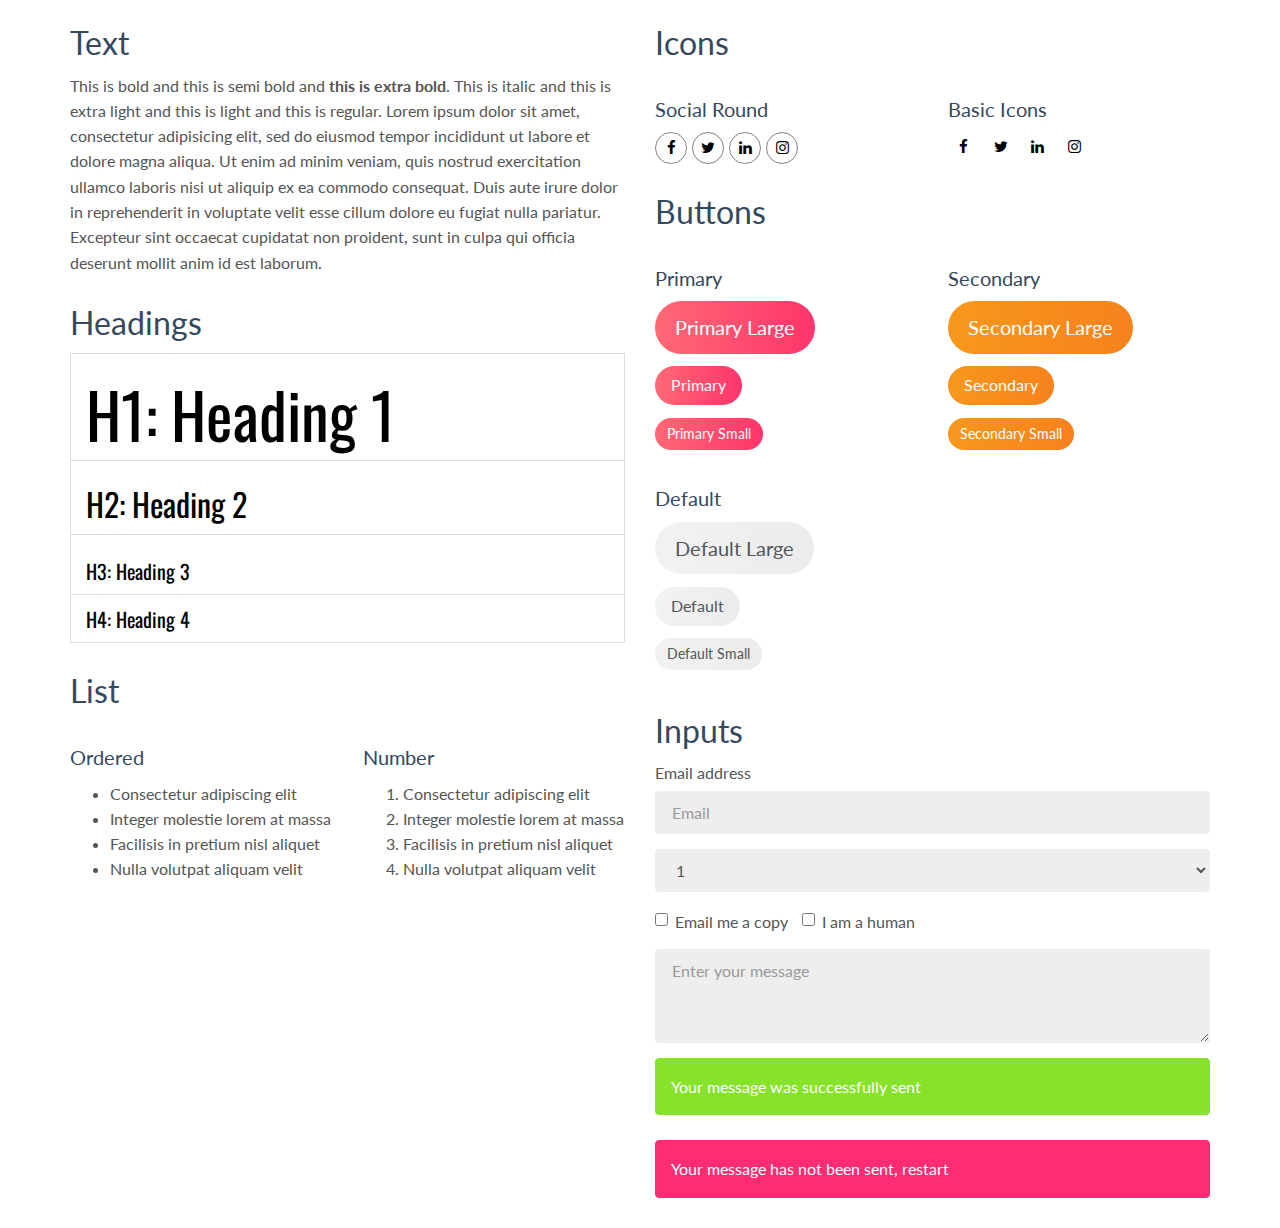
<file: components.html>
<!DOCTYPE html>
<html lang="en">

<head>
  <meta charset="UTF-8">
  <meta content="IE=edge" http-equiv="X-UA-Compatible">
  <meta content="width=device-width,initial-scale=1" name="viewport">
  <meta content="description" name="description">
  <meta name="google" content="notranslate" />
  <meta content="Mashup templates have been developped by Orson.io team" name="author">

  <!-- Disable tap highlight on IE -->
  <meta name="msapplication-tap-highlight" content="no">
  
  <link rel="apple-touch-icon" sizes="180x180" href="./assets/apple-icon-180x180.png">
  <link href="./assets/favicon.ico" rel="icon">

  <title>Title page</title>  

<link href="./main.d8e0d294.css" rel="stylesheet"></head>

<body class="white">


<!-- Add your site or app content here -->
  <div class="container">
    <div class="row">
      <div class="col-xs-12 col-md-6">

        <div class="template-example">
          <h2 class="template-title-example">Text</h2>
          <p>This is bold and this is semi bold and <b>this is extra bold</b>. This is italic and this is extra light and this is light
          and this is regular. Lorem ipsum dolor sit amet, consectetur adipisicing elit, sed do eiusmod
          tempor incididunt ut labore et dolore magna aliqua. Ut enim ad minim veniam,
          quis nostrud exercitation ullamco laboris nisi ut aliquip ex ea commodo
          consequat. Duis aute irure dolor in reprehenderit in voluptate velit esse
          cillum dolore eu fugiat nulla pariatur. Excepteur sint occaecat cupidatat non
          proident, sunt in culpa qui officia deserunt mollit anim id est laborum.
          </p>
        </div>

        <div class="template-example">
          <h2 class="template-title-example">Headings</h2>
          
          <table class="table table-bordered">
            <tr><td><h1>H1: Heading 1</h1></td></tr>
            <tr><td><h2>H2: Heading 2</h2></td></tr>
            <tr><td><h3>H3: Heading 3</h3></td></tr>
            <tr><td><h4>H4: Heading 4</h4></td></tr>
          </table>
          
        </div>

        
        <div class="template-example">
          <h2 class="template-title-example">List</h2>
          <div class="row">
            <div class="col-md-6">
              <h3 class="template-title-example">Ordered</h3>
              <ul>
                <li>Consectetur adipiscing elit</li>
                <li>Integer molestie lorem at massa</li>
                <li>Facilisis in pretium nisl aliquet</li>
                <li>Nulla volutpat aliquam velit</li>
              </ul>
            </div>
            <div class="col-md-6">
              <h3 class="template-title-example">Number</h3>
              <ol>
                <li>Consectetur adipiscing elit</li>
                <li>Integer molestie lorem at massa</li>
                <li>Facilisis in pretium nisl aliquet</li>
                <li>Nulla volutpat aliquam velit</li>
              </ol>
            </div>
          </div>
        </div>
        
      </div>

      <div class="col-xs-12 col-md-6">
        <div class="template-example">
          <h2 class="template-title-example">Icons</h2>
          
          <div class="row">
            <div class="col-md-6">
              <h3 class="template-title-example">Social Round</h2>
              <ul class="list-icons">
                <li>
                  <a href="" class="social-round-icon fa-icon">
                    <i class="fa fa-facebook"></i>
                  </a>
                </li>
                <li>
                  <a href="" class="social-round-icon fa-icon">
                    <i class="fa fa-twitter"></i>
                  </a>
                </li>
                <li>
                  <a href="" class="social-round-icon fa-icon">
                    <i class="fa fa-linkedin"></i>
                  </a>
                </li>
                <li>
                  <a href="" class="social-round-icon fa-icon">
                    <i class="fa fa-instagram"></i>
                  </a>
                </li>
              </ul>
            </div>
            <div class="col-md-6">
               <h3 class="template-title-example">Basic Icons</h2>
                <ul class="list-icons">
                  <li>
                    <span class="fa-icon">
                      <i class="fa fa-facebook"></i>
                    </span>
                  </li>
                  <li>
                    <span class="fa-icon">
                      <i class="fa fa-twitter"></i>
                    </span>
                  </li>
                  <li>
                    <span class="fa-icon">
                      <i class="fa fa-linkedin"></i>
                    </span>
                  </li>
                  <li>
                    <span class="fa-icon">
                      <i class="fa fa-instagram"></i>
                    </span>
                  </li>
                </ul>
            </div>

          </div>


          


        </div>

        <div class="template-example">
          <h2 class="template-title-example">Buttons</h2>
          <div class="row">
            <div class="col-md-6">
              <h3 class="template-title-example">Primary</h2>
              <div class="row">
                  <div class="col-md-6">
                  <p><a href="" class="btn btn-primary btn-lg">Primary Large</a></p>
                  <p><a href="" class="btn btn-primary">Primary </a></p>
                  <p><a href="" class="btn btn-primary btn-sm">Primary Small</a></p>
                </div>
              </div>

              <h3 class="template-title-example">Default</h2>
              <div class="row">
                  <div class="col-md-6">
                  <p><a href="" class="btn btn-default btn-lg">Default Large</a></p>
                  <p><a href="" class="btn btn-default">Default </a></p>
                  <p><a href="" class="btn btn-default btn-sm">Default Small</a></p>
                </div>
              </div>

            </div>

            <div class="col-md-6">
              <h3 class="template-title-example">Secondary</h2>
              <div class="row">
                  <div class="col-md-6">
                  <p><a href="" class="btn btn-info btn-lg">Secondary Large</a></p>
                  <p><a href="" class="btn btn-info">Secondary </a></p>
                  <p><a href="" class="btn btn-info btn-sm">Secondary Small</a></p>
                </div>
              </div>
            </div>
          </div>
        </div>
        
        <div class="template-example">
          <h2 class="template-title-example">Inputs</h2>

            <div class="form-group">
              <label for="exampleInputEmail1">Email address</label>
              <input type="email" class="form-control" id="exampleInputEmail1" placeholder="Email">
            </div>

            <div class="form-group">
              <select class="form-control">
                <option>1</option>
                <option>2</option>
                <option>3</option>
                <option>4</option>
                <option>5</option>
              </select>
            </div>

            <div class="form-group">
              <label class="checkbox-inline">
                <input 
                type="checkbox" id="inlineCheckbox1" value="option1"> Email me a copy
              </label>
              <label class="checkbox-inline">
                <input type="checkbox" id="inlineCheckbox2" value="option2"> I am a human
              </label>
            </div>

            <div class="form-group">
              <textarea class="form-control" rows="3" placeholder="Enter your message"></textarea>
            </div>
            
            <div class="alert alert-success" role="alert">Your message was successfully sent</div>
            <div class="alert alert-danger" role="alert">Your message has not been sent, restart</div>
        </div>




      </div>
    </div>
  </div>

<script type="text/javascript" src="./main.bc58148c.js"></script>
</file>
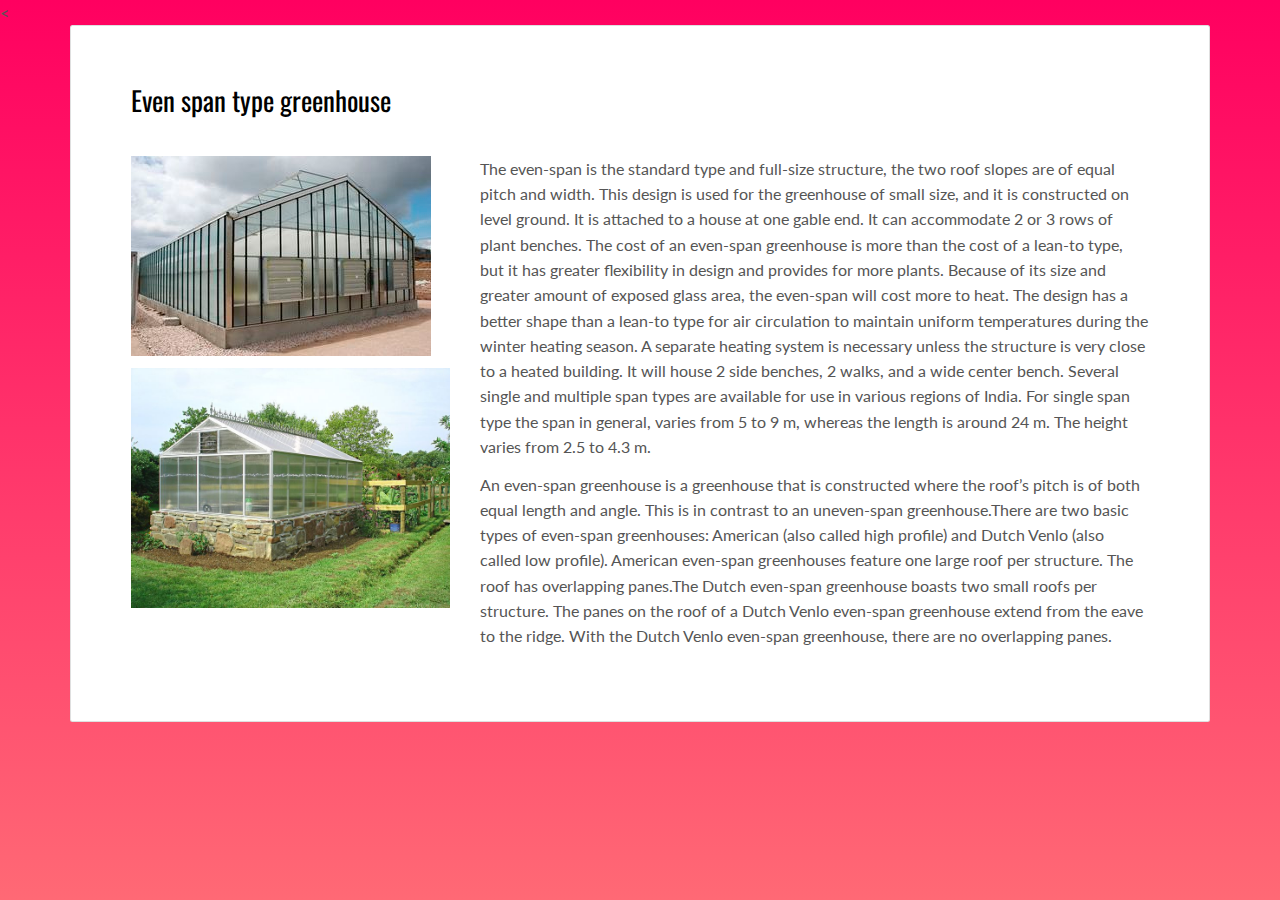
<file: Even.html>
<<html>
<head>
	<meta charset="UTF-8">
	<title>Even span type greenhouse</title>
	<link href="./main.d8e0d294.css" rel="stylesheet"></head>
</head>
<body>
	 <div class="container">
   <div class="row">
     <div class="col-xs-12">

        <div class="card">
          <div class="card-block">
            <h2>Even span type greenhouse</h2>
            <div class="row">
              <div class="col-md-4">
                <p><img src="./assets/images/even-1.jpg" class="img-responsive" alt=""></p>
                <p><img src="./assets/images/even-2.jpg" class="img-responsive" alt=""></p>
              </div>
              <div class="col-md-8">

            <p>   The even-span is the standard type and full-size structure,   the two roof slopes are of equal pitch and width. This design is used for the greenhouse of small size, and it is constructed on level ground. It is attached to a house at one gable end. It can accommodate 2 or 3 rows of plant benches. The cost of an even-span greenhouse is more than the cost of a lean-to type, but it has greater flexibility in design and provides for more plants. Because of its size and greater amount of exposed glass area, the even-span will cost more to heat. The design has a better shape than a lean-to type for air circulation to maintain uniform temperatures during the winter heating season. A separate heating system is necessary unless the structure is very close to a heated building. It will house 2 side benches, 2 walks, and a wide center bench. Several single and multiple span types are available for use in various regions of India. For single span type the span in general, varies from 5 to 9 m, whereas the length is around 24 m. The height varies from 2.5 to 4.3 m. </p>

            <p>An even-span greenhouse is a greenhouse that is constructed where the roof’s pitch is of both equal length and angle. This is in contrast to an uneven-span greenhouse.There are two basic types of even-span greenhouses: American (also called high profile) and Dutch Venlo (also called low profile). American even-span greenhouses feature one large roof per structure. The roof has overlapping panes.The Dutch even-span greenhouse boasts two small roofs per structure. The panes on the roof of a Dutch Venlo even-span greenhouse extend from the eave to the ridge. With the Dutch Venlo even-span greenhouse, there are no overlapping panes.</p>

              </div>
            </div>
          </div>
        </div>
	
</body>
</html>
</file>
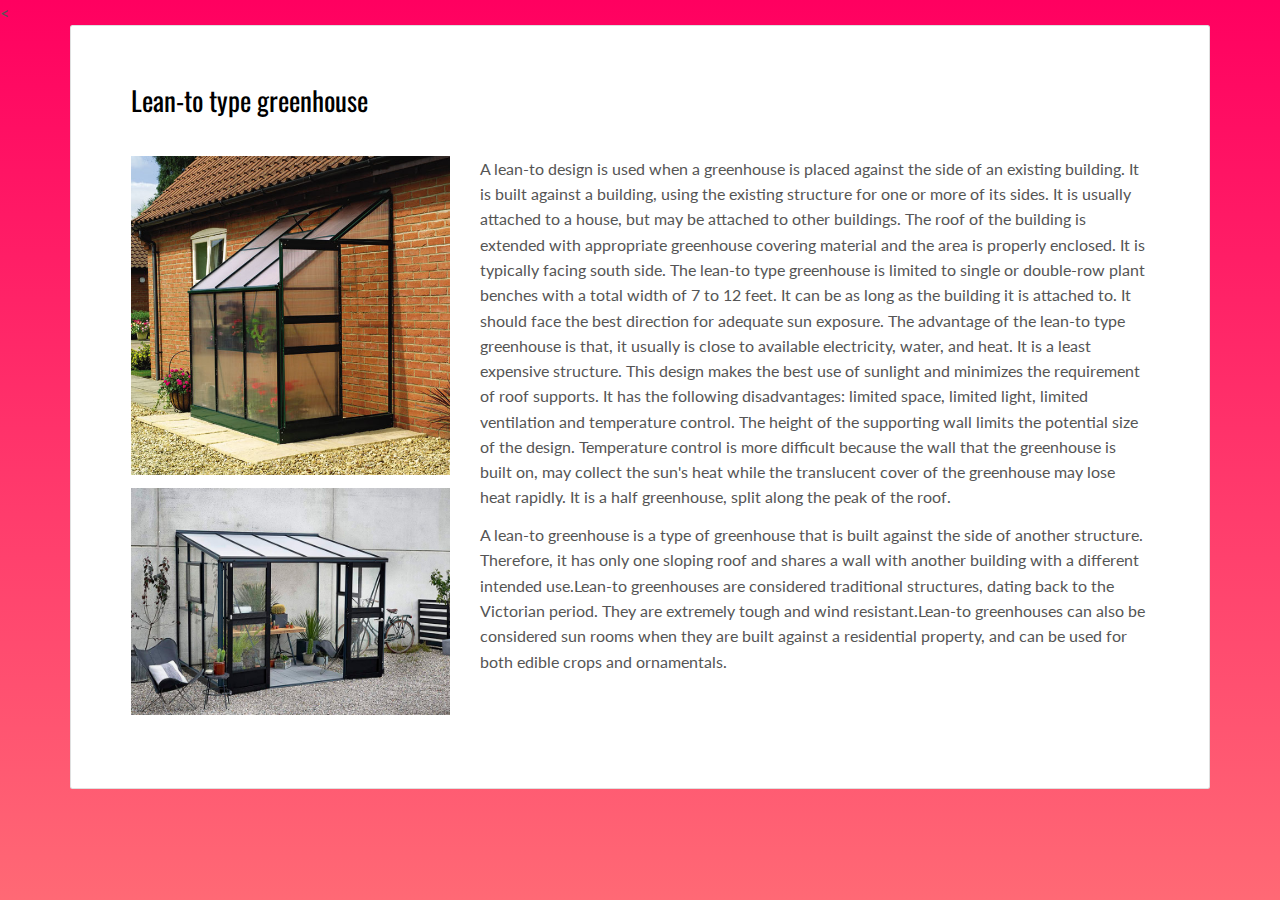
<file: Lean.html>
<<html>
<head>
	<meta charset="UTF-8">
	<title>Lean-to type greenhouse</title>
	<link href="./main.d8e0d294.css" rel="stylesheet"></head>
</head>
<body>
	 <div class="container">
   <div class="row">
     <div class="col-xs-12">

        <div class="card">
          <div class="card-block">
            <h2>Lean-to type greenhouse</h2>
            <div class="row">
              <div class="col-md-4">
                <p><img src="./assets/images/leanto-1.jpg" class="img-responsive" alt=""></p>
                <p><img src="./assets/images/leanto-2.jpg" class="img-responsive" alt=""></p>
              </div>
              <div class="col-md-8">

            <p>   A lean-to design is used when a greenhouse is placed against the side of an existing building. It is built against a building, using the existing structure for one or more of its sides. It is usually attached to a house, but may be attached to other buildings. The roof of the building is extended with appropriate greenhouse covering material and the area is properly enclosed. It is typically facing south side. The lean-to type greenhouse is limited to single or double-row plant benches with a total width of 7 to 12 feet. It can be as long as the building it is attached to. It should face the best direction for adequate sun exposure. The advantage of the lean-to type greenhouse is that, it usually is close to available electricity, water, and heat. It is a least expensive structure. This design makes the best use of sunlight and minimizes the requirement of roof supports. It has the following disadvantages: limited space, limited light, limited ventilation and temperature control. The height of the supporting wall limits the potential size of the design. Temperature control is more difficult because the wall that the greenhouse is built on, may collect the sun's heat while the translucent cover of the greenhouse may lose heat rapidly. It is a half greenhouse, split along the peak of the roof. </p>

                <p>A lean-to greenhouse is a type of greenhouse that is built against the side of another structure. Therefore, it has only one sloping roof and shares a wall with another building with a different intended use.Lean-to greenhouses are considered traditional structures, dating back to the Victorian period. They are extremely tough and wind resistant.Lean-to greenhouses can also be considered sun rooms when they are built against a residential property, and can be used for both edible crops and ornamentals.
              </p>

              </div>
            </div>
          </div>
        </div>
	
</body>
</html>
</file>
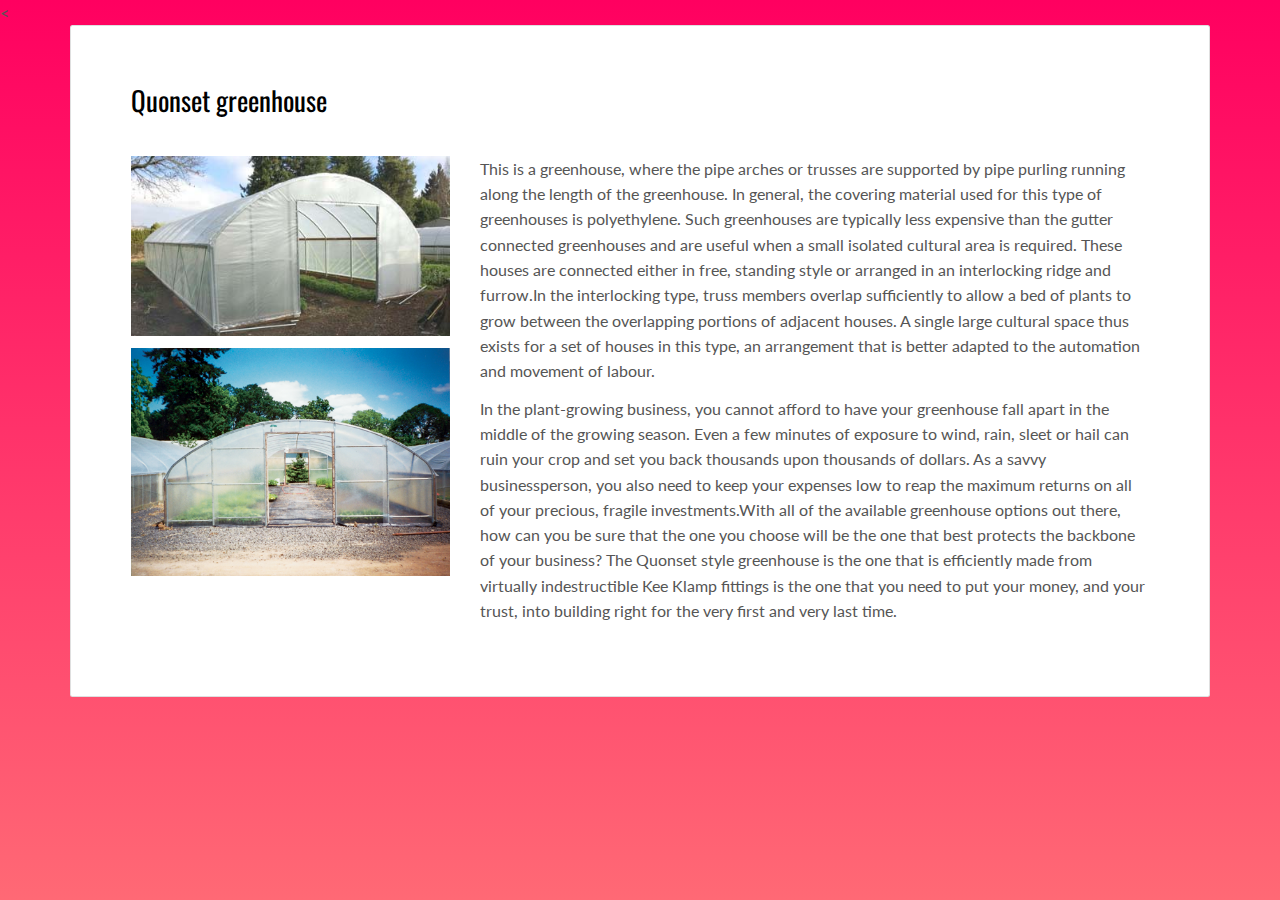
<file: Quonset.html>
<<html>
<head>
	<meta charset="UTF-8">
	<title>Quonset greenhouse</title>
	<link href="./main.d8e0d294.css" rel="stylesheet"></head>
</head>
<body>
	 <div class="container">
   <div class="row">
     <div class="col-xs-12">

        <div class="card">
          <div class="card-block">
            <h2>Quonset greenhouse</h2>
            <div class="row">
              <div class="col-md-4">
                <p><img src="./assets/images/Quonset-1.jpg" class="img-responsive" alt=""></p>
                <p><img src="./assets/images/Quonset-2.jpg" class="img-responsive" alt=""></p>
              </div>
              <div class="col-md-8">

            <p>This is a greenhouse, where the pipe arches or trusses are supported by pipe purling running along the length of the greenhouse. In general, the covering material used for this type of greenhouses is polyethylene. Such greenhouses are typically less expensive than the gutter connected greenhouses and are useful when a small isolated cultural area is required. These houses are connected either in free, standing style or arranged in an interlocking ridge and furrow.In the interlocking type, truss members overlap sufficiently to allow a bed of plants to grow between the overlapping portions of adjacent houses. A single large cultural space thus exists for a set of houses in this type, an arrangement that is better adapted to the automation and movement of labour. </p>

            <p>In the plant-growing business, you cannot afford to have your greenhouse fall apart in the middle of the growing season. Even a few minutes of exposure to wind, rain, sleet or hail can ruin your crop and set you back thousands upon thousands of dollars. As a savvy businessperson, you also need to keep your expenses low to reap the maximum returns on all of your precious, fragile investments.With all of the available greenhouse options out there, how can you be sure that the one you choose will be the one that best protects the backbone of your business? The Quonset style greenhouse is the one that is efficiently made from virtually indestructible Kee Klamp fittings is the one that you need to put your money, and your trust, into building right for the very first and very last time.</p>

              </div>
            </div>
          </div>
        </div>
	
</body>
</html>
</file>
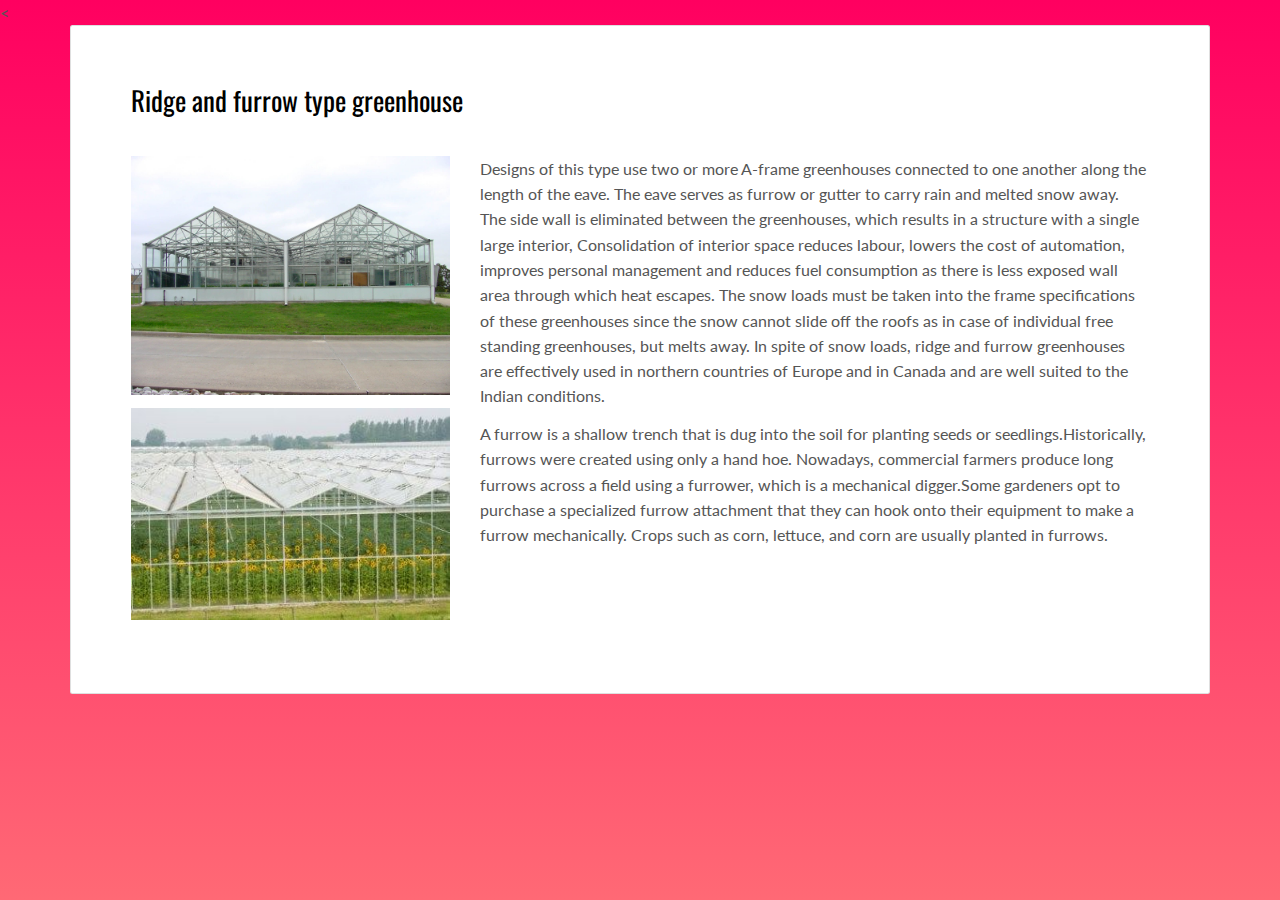
<file: Ridge.html>
<<html>
<head>
	<meta charset="UTF-8">
	<title>Ridge and furrow type greenhouse</title>
	<link href="./main.d8e0d294.css" rel="stylesheet"></head>
</head>
<body>
	 <div class="container">
   <div class="row">
     <div class="col-xs-12">

        <div class="card">
          <div class="card-block">
            <h2>Ridge and furrow type greenhouse</h2>
            <div class="row">
              <div class="col-md-4">
                <p><img src="./assets/images/ridge-1.jpg" class="img-responsive" alt=""></p>
                <p><img src="./assets/images/ridge-2.jpg" class="img-responsive" alt=""></p>
              </div>
              <div class="col-md-8">

            <p>Designs of this type use two or more A-frame greenhouses connected to one another along the length of the eave. The eave serves as furrow or gutter to carry rain and melted snow away. The side wall is eliminated between the greenhouses, which results in a structure with a single  large  interior,  Consolidation  of  interior  space  reduces  labour,  lowers  the  cost  of automation, improves personal management and reduces fuel consumption as there is less exposed wall area through which heat escapes. The snow loads must be taken into the frame specifications of these greenhouses since the snow cannot slide off the roofs as in case of individual free standing greenhouses, but melts away. In spite of snow loads, ridge and furrow greenhouses are effectively used in northern countries of Europe and in Canada and are well suited to the Indian conditions.</p>

            <p>A furrow is a shallow trench that is dug into the soil for planting seeds or seedlings.Historically, furrows were created using only a hand hoe. Nowadays, commercial farmers produce long furrows across a field using a furrower, which is a mechanical digger.Some gardeners opt to purchase a specialized furrow attachment that they can hook onto their equipment to make a furrow mechanically. Crops such as corn, lettuce, and corn are usually planted in furrows.</p>

              </div>
            </div>
          </div>
        </div>
	
</body>
</html>
</file>
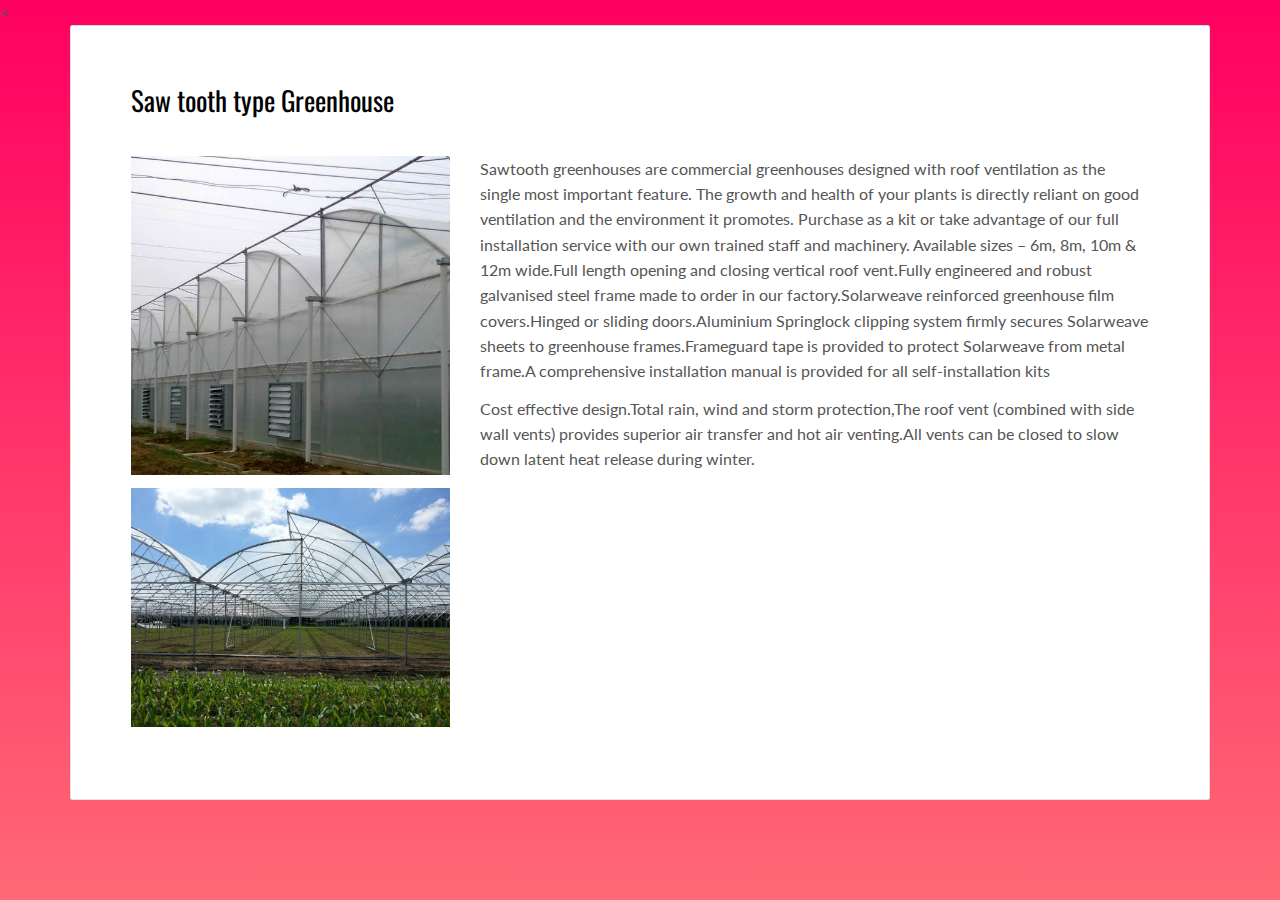
<file: Saw.html>
<<html>
<head>
	<meta charset="UTF-8">
	<title>Saw tooth type Greenhouse</title>
	<link href="./main.d8e0d294.css" rel="stylesheet"></head>
</head>
<body>
	 <div class="container">
   <div class="row">
     <div class="col-xs-12">

        <div class="card">
          <div class="card-block">
            <h2>Saw tooth type Greenhouse</h2>
            <div class="row">
              <div class="col-md-4">
                <p><img src="./assets/images/saw-1.jpg" class="img-responsive" alt=""></p>
                <p><img src="./assets/images/saw-2.jpg" class="img-responsive" alt=""></p>
              </div>
              <div class="col-md-8">

            <p> Sawtooth greenhouses are commercial greenhouses designed with roof ventilation as the single most important feature.  The growth and health of your plants is directly reliant on good ventilation and the environment it promotes.  Purchase as a kit or take advantage of our full installation service with our own trained staff and machinery. Available sizes – 6m, 8m, 10m & 12m wide.Full length opening and closing vertical roof vent.Fully engineered and robust galvanised steel frame made to order in our factory.Solarweave reinforced greenhouse film covers.Hinged or sliding doors.Aluminium Springlock clipping system firmly secures Solarweave sheets to greenhouse frames.Frameguard tape is provided to protect Solarweave from metal frame.A comprehensive installation manual is provided for all self-installation kits</p>

            <p>Cost effective design.Total rain, wind and storm protection,The roof vent (combined with side wall vents) provides superior air transfer and hot air venting.All vents can be closed to slow down latent heat release during winter.</p>

              </div>
            </div>
          </div>
        </div>
	
</body>
</html>
</file>
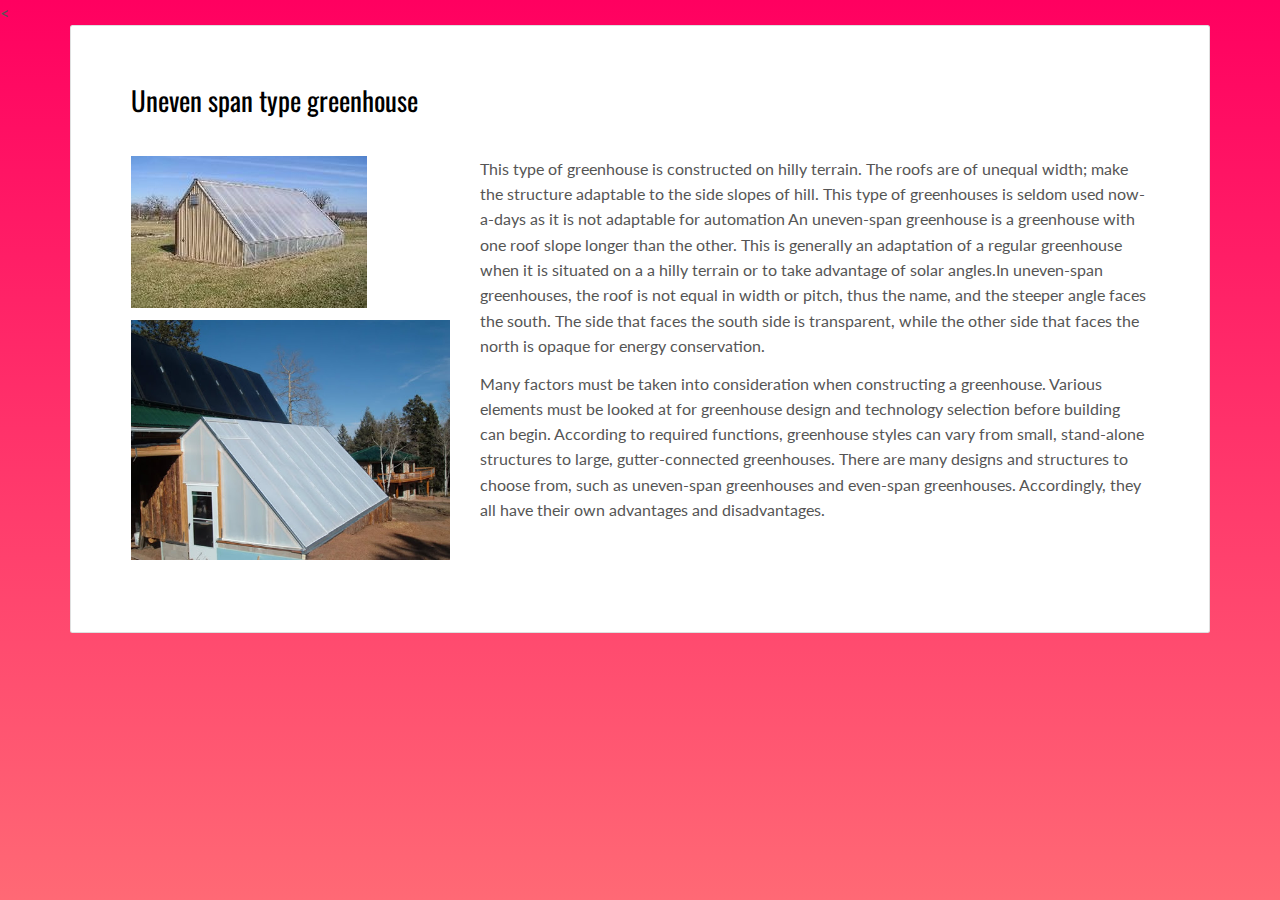
<file: Uneven.html>
<<html>
<head>
	<meta charset="UTF-8">
	<title>Uneven span type greenhouse</title>
	<link href="./main.d8e0d294.css" rel="stylesheet"></head>
</head>
<body>
	 <div class="container">
   <div class="row">
     <div class="col-xs-12">

        <div class="card">
          <div class="card-block">
            <h2>Uneven span type greenhouse</h2>
            <div class="row">
              <div class="col-md-4">
                <p><img src="./assets/images/uneven-1.jpg" class="img-responsive" alt=""></p>
                <p><img src="./assets/images/uneven-2.jpg" class="img-responsive" alt=""></p>
              </div>
              <div class="col-md-8">

            <p>  This type of greenhouse is constructed on hilly terrain. The roofs are of unequal width; make the structure adaptable to the side slopes of hill. This type of greenhouses is seldom used now-a-days as it is not adaptable for automation An uneven-span greenhouse is a greenhouse with one roof slope longer than the other. This is generally an adaptation of a regular greenhouse when it is situated on a a hilly terrain or to take advantage of solar angles.In uneven-span greenhouses, the roof is not equal in width or pitch, thus the name, and the steeper angle faces the south. The side that faces the south side is transparent, while the other side that faces the north is opaque for energy conservation.</p>

            <p>Many factors must be taken into consideration when constructing a greenhouse. Various elements must be looked at for greenhouse design and technology selection before building can begin. According to required functions, greenhouse styles can vary from small, stand-alone structures to large, gutter-connected greenhouses. There are many designs and structures to choose from, such as uneven-span greenhouses and even-span greenhouses. Accordingly, they all have their own advantages and disadvantages.</p>

              </div>
            </div>
          </div>
        </div>
	
</body>
</html>
</file>
<file: main.d8e0d294.css>
@import url(https://fonts.googleapis.com/css?family=Lato:400,700|Oswald);@import url(https://maxcdn.bootstrapcdn.com/font-awesome/4.7.0/css/font-awesome.min.css);/*!
 * Bootstrap v3.3.7 (http://getbootstrap.com)
 * Copyright 2011-2016 Twitter, Inc.
 * Licensed under MIT (https://github.com/twbs/bootstrap/blob/master/LICENSE)
 */
/*! normalize.css v3.0.3 | MIT License | github.com/necolas/normalize.css */html{font-family:sans-serif;-ms-text-size-adjust:100%;-webkit-text-size-adjust:100%}body{margin:0}article,aside,details,figcaption,figure,footer,header,hgroup,main,menu,nav,section,summary{display:block}audio,canvas,progress,video{display:inline-block;vertical-align:baseline}audio:not([controls]){display:none;height:0}[hidden],template{display:none}a{background-color:transparent}a:active,a:hover{outline:0}abbr[title]{border-bottom:1px dotted}b,strong{font-weight:700}dfn{font-style:italic}h1{font-size:2em;margin:.67em 0}mark{background:#ff0;color:#000}small{font-size:80%}sub,sup{font-size:75%;line-height:0;position:relative;vertical-align:baseline}sup{top:-.5em}sub{bottom:-.25em}img{border:0}svg:not(:root){overflow:hidden}figure{margin:1em 40px}hr{box-sizing:content-box;height:0}pre{overflow:auto}code,kbd,pre,samp{font-family:monospace,monospace;font-size:1em}button,input,optgroup,select,textarea{color:inherit;font:inherit;margin:0}button{overflow:visible}button,select{text-transform:none}button,html input[type=button],input[type=reset],input[type=submit]{-webkit-appearance:button;cursor:pointer}button[disabled],html input[disabled]{cursor:default}button::-moz-focus-inner,input::-moz-focus-inner{border:0;padding:0}input{line-height:normal}input[type=checkbox],input[type=radio]{box-sizing:border-box;padding:0}input[type=number]::-webkit-inner-spin-button,input[type=number]::-webkit-outer-spin-button{height:auto}input[type=search]{-webkit-appearance:textfield;box-sizing:content-box}input[type=search]::-webkit-search-cancel-button,input[type=search]::-webkit-search-decoration{-webkit-appearance:none}fieldset{border:1px solid silver;margin:0 2px;padding:.35em .625em .75em}textarea{overflow:auto}optgroup{font-weight:700}table{border-collapse:collapse;border-spacing:0}td,th{padding:0}

.click1{
	color: red;
	font-size: 25px;
	font-style: oblique;
	border-style: double;
}
/*! Source: https://github.com/h5bp/html5-boilerplate/blob/master/src/css/main.css */@media print{*,:after,:before{background:transparent!important;color:#000!important;box-shadow:none!important;text-shadow:none!important}a,a:visited{text-decoration:underline}a[href]:after{content:" (" attr(href) ")"}abbr[title]:after{content:" (" attr(title) ")"}a[href^="#"]:after,a[href^="javascript:"]:after{content:""}blockquote,pre{border:1px solid #999;page-break-inside:avoid}thead{display:table-header-group}img,tr{page-break-inside:avoid}img{max-width:100%!important}h2,h3,p{orphans:3;widows:3}h2,h3{page-break-after:avoid}.navbar{display:none}.btn>.caret,.dropup>.btn>.caret{border-top-color:#000!important}.label{border:1px solid #000}.table{border-collapse:collapse!important}.table td,.table th{background-color:#fff!important}.table-bordered td,.table-bordered th{border:1px solid #ddd!important}}*,:after,:before{-webkit-box-sizing:border-box;-moz-box-sizing:border-box;box-sizing:border-box}html{font-size:10px;-webkit-tap-highlight-color:transparent}body{font-family:Lato,Helvetica,Arial,sans-serif;font-size:16px;line-height:1.58;color:#555;background-color:#fff}button,input,select,textarea{font-family:inherit;font-size:inherit;line-height:inherit}a{color:#ff0060;text-decoration:none}a:focus,a:hover{color:#b30043;text-decoration:underline}a:focus{outline:5px auto -webkit-focus-ring-color;outline-offset:-2px}figure{margin:0}img{vertical-align:middle}.img-responsive{display:block;max-width:100%;height:auto}.img-rounded{border-radius:6px}.img-thumbnail{padding:4px;line-height:1.58;background-color:#fff;border:1px solid #ddd;border-radius:4px;-webkit-transition:all .2s ease-in-out;-o-transition:all .2s ease-in-out;transition:all .2s ease-in-out;display:inline-block;max-width:100%;height:auto}.img-circle{border-radius:50%}hr{margin-top:25px;margin-bottom:25px;border:0;border-top:1px solid #eee}.sr-only{position:absolute;width:1px;height:1px;margin:-1px;padding:0;overflow:hidden;clip:rect(0,0,0,0);border:0}.sr-only-focusable:active,.sr-only-focusable:focus{position:static;width:auto;height:auto;margin:0;overflow:visible;clip:auto}[role=button]{cursor:pointer}.h1,.h2,.h3,.h4,.h5,.h6,h1,h2,h3,h4,h5,h6{font-family:Oswald,Helvetica,Arial,sans-serif;font-weight:400;line-height:1.1;color:#000}.h1 .small,.h1 small,.h2 .small,.h2 small,.h3 .small,.h3 small,.h4 .small,.h4 small,.h5 .small,.h5 small,.h6 .small,.h6 small,h1 .small,h1 small,h2 .small,h2 small,h3 .small,h3 small,h4 .small,h4 small,h5 .small,h5 small,h6 .small,h6 small{font-weight:400;line-height:1;color:#777}.h1,.h2,.h3,h1,h2,h3{margin-top:25px;margin-bottom:12.5px}.h1 .small,.h1 small,.h2 .small,.h2 small,.h3 .small,.h3 small,h1 .small,h1 small,h2 .small,h2 small,h3 .small,h3 small{font-size:65%}.h4,.h5,.h6,h4,h5,h6{margin-top:12.5px;margin-bottom:12.5px}.h4 .small,.h4 small,.h5 .small,.h5 small,.h6 .small,.h6 small,h4 .small,h4 small,h5 .small,h5 small,h6 .small,h6 small{font-size:75%}.h1,h1{font-size:63px}.h2,h2{font-size:27px}.h3,.h4,h3,h4{font-size:20px}.h5,h5{font-size:18px}.h6,h6{font-size:14px}p{margin:0 0 12.5px}.lead{margin-bottom:25px;font-size:18px;font-weight:300;line-height:1.4}@media (min-width:768px){.lead{font-size:24px}}.small,small{font-size:87%}.mark,mark{background-color:#fcf8e3;padding:.2em}.text-left{text-align:left}.text-right{text-align:right}.text-center{text-align:center}.text-justify{text-align:justify}.text-nowrap{white-space:nowrap}.text-lowercase{text-transform:lowercase}.initialism,.text-uppercase{text-transform:uppercase}.text-capitalize{text-transform:capitalize}.text-muted{color:#777}.text-primary{color:#ff0060}a.text-primary:focus,a.text-primary:hover{color:#cc004d}.text-success{color:#fff}a.text-success:focus,a.text-success:hover{color:#e6e6e6}.text-info{color:#31708f}a.text-info:focus,a.text-info:hover{color:#245269}.text-warning{color:#8a6d3b}a.text-warning:focus,a.text-warning:hover{color:#66512c}.text-danger{color:#fff}a.text-danger:focus,a.text-danger:hover{color:#e6e6e6}.bg-primary{color:#fff;background-color:#ff0060}a.bg-primary:focus,a.bg-primary:hover{background-color:#cc004d}.bg-success{background-color:#87e329}a.bg-success:focus,a.bg-success:hover{background-color:#6dc019}.bg-info{background-color:#d9edf7}a.bg-info:focus,a.bg-info:hover{background-color:#afd9ee}.bg-warning{background-color:#fcf8e3}a.bg-warning:focus,a.bg-warning:hover{background-color:#f7ecb5}.bg-danger{background-color:#ff2c74}a.bg-danger:focus,a.bg-danger:hover{background-color:#f80055}.page-header{padding-bottom:11.5px;margin:50px 0 25px;border-bottom:1px solid #eee}ol,ul{margin-top:0;margin-bottom:12.5px}ol ol,ol ul,ul ol,ul ul{margin-bottom:0}.list-inline,.list-unstyled{padding-left:0;list-style:none}.list-inline{margin-left:-5px}.list-inline>li{display:inline-block;padding-left:5px;padding-right:5px}dl{margin-top:0;margin-bottom:25px}dd,dt{line-height:1.58}dt{font-weight:700}dd{margin-left:0}.dl-horizontal dd:after,.dl-horizontal dd:before{content:" ";display:table}.dl-horizontal dd:after{clear:both}@media (min-width:768px){.dl-horizontal dt{float:left;width:160px;clear:left;text-align:right;overflow:hidden;text-overflow:ellipsis;white-space:nowrap}.dl-horizontal dd{margin-left:180px}}abbr[data-original-title],abbr[title]{cursor:help;border-bottom:1px dotted #777}.initialism{font-size:90%}blockquote{padding:12.5px 25px;margin:0 0 25px;font-size:20px;border-left:5px solid #eee}blockquote ol:last-child,blockquote p:last-child,blockquote ul:last-child{margin-bottom:0}blockquote .small,blockquote footer,blockquote small{display:block;font-size:80%;line-height:1.58;color:#777}blockquote .small:before,blockquote footer:before,blockquote small:before{content:"\2014   \A0"}.blockquote-reverse,blockquote.pull-right{padding-right:15px;padding-left:0;border-right:5px solid #eee;border-left:0;text-align:right}.blockquote-reverse .small:before,.blockquote-reverse footer:before,.blockquote-reverse small:before,blockquote.pull-right .small:before,blockquote.pull-right footer:before,blockquote.pull-right small:before{content:""}.blockquote-reverse .small:after,.blockquote-reverse footer:after,.blockquote-reverse small:after,blockquote.pull-right .small:after,blockquote.pull-right footer:after,blockquote.pull-right small:after{content:"\A0   \2014"}address{margin-bottom:25px;font-style:normal;line-height:1.58}code,kbd,pre,samp{font-family:Menlo,Monaco,Consolas,Courier New,monospace}code{color:#c7254e;background-color:#f9f2f4;border-radius:4px}code,kbd{padding:2px 4px;font-size:90%}kbd{color:#fff;background-color:#333;border-radius:3px;box-shadow:inset 0 -1px 0 rgba(0,0,0,.25)}kbd kbd{padding:0;font-size:100%;font-weight:700;box-shadow:none}pre{display:block;padding:12px;margin:0 0 12.5px;font-size:15px;line-height:1.58;word-break:break-all;word-wrap:break-word;color:#333;background-color:#f5f5f5;border:1px solid #ccc;border-radius:4px}pre code{padding:0;font-size:inherit;color:inherit;white-space:pre-wrap;background-color:transparent;border-radius:0}.pre-scrollable{max-height:340px;overflow-y:scroll}.container{margin-right:auto;margin-left:auto;padding-left:15px;padding-right:15px}.container:after,.container:before{content:" ";display:table}.container:after{clear:both}@media (min-width:768px){.container{width:750px}}@media (min-width:992px){.container{width:970px}}@media (min-width:1200px){.container{width:1170px}}.container-fluid{margin-right:auto;margin-left:auto;padding-left:15px;padding-right:15px}.container-fluid:after,.container-fluid:before{content:" ";display:table}.container-fluid:after{clear:both}.row{margin-left:-15px;margin-right:-15px}.row:after,.row:before{content:" ";display:table}.row:after{clear:both}.col-lg-1,.col-lg-2,.col-lg-3,.col-lg-4,.col-lg-5,.col-lg-6,.col-lg-7,.col-lg-8,.col-lg-9,.col-lg-10,.col-lg-11,.col-lg-12,.col-md-1,.col-md-2,.col-md-3,.col-md-4,.col-md-5,.col-md-6,.col-md-7,.col-md-8,.col-md-9,.col-md-10,.col-md-11,.col-md-12,.col-sm-1,.col-sm-2,.col-sm-3,.col-sm-4,.col-sm-5,.col-sm-6,.col-sm-7,.col-sm-8,.col-sm-9,.col-sm-10,.col-sm-11,.col-sm-12,.col-xs-1,.col-xs-2,.col-xs-3,.col-xs-4,.col-xs-5,.col-xs-6,.col-xs-7,.col-xs-8,.col-xs-9,.col-xs-10,.col-xs-11,.col-xs-12{position:relative;min-height:1px;padding-left:15px;padding-right:15px}.col-xs-1,.col-xs-2,.col-xs-3,.col-xs-4,.col-xs-5,.col-xs-6,.col-xs-7,.col-xs-8,.col-xs-9,.col-xs-10,.col-xs-11,.col-xs-12{float:left}.col-xs-1{width:8.33333%}.col-xs-2{width:16.66667%}.col-xs-3{width:25%}.col-xs-4{width:33.33333%}.col-xs-5{width:41.66667%}.col-xs-6{width:50%}.col-xs-7{width:58.33333%}.col-xs-8{width:66.66667%}.col-xs-9{width:75%}.col-xs-10{width:83.33333%}.col-xs-11{width:91.66667%}.col-xs-12{width:100%}.col-xs-pull-0{right:auto}.col-xs-pull-1{right:8.33333%}.col-xs-pull-2{right:16.66667%}.col-xs-pull-3{right:25%}.col-xs-pull-4{right:33.33333%}.col-xs-pull-5{right:41.66667%}.col-xs-pull-6{right:50%}.col-xs-pull-7{right:58.33333%}.col-xs-pull-8{right:66.66667%}.col-xs-pull-9{right:75%}.col-xs-pull-10{right:83.33333%}.col-xs-pull-11{right:91.66667%}.col-xs-pull-12{right:100%}.col-xs-push-0{left:auto}.col-xs-push-1{left:8.33333%}.col-xs-push-2{left:16.66667%}.col-xs-push-3{left:25%}.col-xs-push-4{left:33.33333%}.col-xs-push-5{left:41.66667%}.col-xs-push-6{left:50%}.col-xs-push-7{left:58.33333%}.col-xs-push-8{left:66.66667%}.col-xs-push-9{left:75%}.col-xs-push-10{left:83.33333%}.col-xs-push-11{left:91.66667%}.col-xs-push-12{left:100%}.col-xs-offset-0{margin-left:0}.col-xs-offset-1{margin-left:8.33333%}.col-xs-offset-2{margin-left:16.66667%}.col-xs-offset-3{margin-left:25%}.col-xs-offset-4{margin-left:33.33333%}.col-xs-offset-5{margin-left:41.66667%}.col-xs-offset-6{margin-left:50%}.col-xs-offset-7{margin-left:58.33333%}.col-xs-offset-8{margin-left:66.66667%}.col-xs-offset-9{margin-left:75%}.col-xs-offset-10{margin-left:83.33333%}.col-xs-offset-11{margin-left:91.66667%}.col-xs-offset-12{margin-left:100%}@media (min-width:768px){.col-sm-1,.col-sm-2,.col-sm-3,.col-sm-4,.col-sm-5,.col-sm-6,.col-sm-7,.col-sm-8,.col-sm-9,.col-sm-10,.col-sm-11,.col-sm-12{float:left}.col-sm-1{width:8.33333%}.col-sm-2{width:16.66667%}.col-sm-3{width:25%}.col-sm-4{width:33.33333%}.col-sm-5{width:41.66667%}.col-sm-6{width:50%}.col-sm-7{width:58.33333%}.col-sm-8{width:66.66667%}.col-sm-9{width:75%}.col-sm-10{width:83.33333%}.col-sm-11{width:91.66667%}.col-sm-12{width:100%}.col-sm-pull-0{right:auto}.col-sm-pull-1{right:8.33333%}.col-sm-pull-2{right:16.66667%}.col-sm-pull-3{right:25%}.col-sm-pull-4{right:33.33333%}.col-sm-pull-5{right:41.66667%}.col-sm-pull-6{right:50%}.col-sm-pull-7{right:58.33333%}.col-sm-pull-8{right:66.66667%}.col-sm-pull-9{right:75%}.col-sm-pull-10{right:83.33333%}.col-sm-pull-11{right:91.66667%}.col-sm-pull-12{right:100%}.col-sm-push-0{left:auto}.col-sm-push-1{left:8.33333%}.col-sm-push-2{left:16.66667%}.col-sm-push-3{left:25%}.col-sm-push-4{left:33.33333%}.col-sm-push-5{left:41.66667%}.col-sm-push-6{left:50%}.col-sm-push-7{left:58.33333%}.col-sm-push-8{left:66.66667%}.col-sm-push-9{left:75%}.col-sm-push-10{left:83.33333%}.col-sm-push-11{left:91.66667%}.col-sm-push-12{left:100%}.col-sm-offset-0{margin-left:0}.col-sm-offset-1{margin-left:8.33333%}.col-sm-offset-2{margin-left:16.66667%}.col-sm-offset-3{margin-left:25%}.col-sm-offset-4{margin-left:33.33333%}.col-sm-offset-5{margin-left:41.66667%}.col-sm-offset-6{margin-left:50%}.col-sm-offset-7{margin-left:58.33333%}.col-sm-offset-8{margin-left:66.66667%}.col-sm-offset-9{margin-left:75%}.col-sm-offset-10{margin-left:83.33333%}.col-sm-offset-11{margin-left:91.66667%}.col-sm-offset-12{margin-left:100%}}@media (min-width:992px){.col-md-1,.col-md-2,.col-md-3,.col-md-4,.col-md-5,.col-md-6,.col-md-7,.col-md-8,.col-md-9,.col-md-10,.col-md-11,.col-md-12{float:left}.col-md-1{width:8.33333%}.col-md-2{width:16.66667%}.col-md-3{width:25%}.col-md-4{width:33.33333%}.col-md-5{width:41.66667%}.col-md-6{width:50%}.col-md-7{width:58.33333%}.col-md-8{width:66.66667%}.col-md-9{width:75%}.col-md-10{width:83.33333%}.col-md-11{width:91.66667%}.col-md-12{width:100%}.col-md-pull-0{right:auto}.col-md-pull-1{right:8.33333%}.col-md-pull-2{right:16.66667%}.col-md-pull-3{right:25%}.col-md-pull-4{right:33.33333%}.col-md-pull-5{right:41.66667%}.col-md-pull-6{right:50%}.col-md-pull-7{right:58.33333%}.col-md-pull-8{right:66.66667%}.col-md-pull-9{right:75%}.col-md-pull-10{right:83.33333%}.col-md-pull-11{right:91.66667%}.col-md-pull-12{right:100%}.col-md-push-0{left:auto}.col-md-push-1{left:8.33333%}.col-md-push-2{left:16.66667%}.col-md-push-3{left:25%}.col-md-push-4{left:33.33333%}.col-md-push-5{left:41.66667%}.col-md-push-6{left:50%}.col-md-push-7{left:58.33333%}.col-md-push-8{left:66.66667%}.col-md-push-9{left:75%}.col-md-push-10{left:83.33333%}.col-md-push-11{left:91.66667%}.col-md-push-12{left:100%}.col-md-offset-0{margin-left:0}.col-md-offset-1{margin-left:8.33333%}.col-md-offset-2{margin-left:16.66667%}.col-md-offset-3{margin-left:25%}.col-md-offset-4{margin-left:33.33333%}.col-md-offset-5{margin-left:41.66667%}.col-md-offset-6{margin-left:50%}.col-md-offset-7{margin-left:58.33333%}.col-md-offset-8{margin-left:66.66667%}.col-md-offset-9{margin-left:75%}.col-md-offset-10{margin-left:83.33333%}.col-md-offset-11{margin-left:91.66667%}.col-md-offset-12{margin-left:100%}}@media (min-width:1200px){.col-lg-1,.col-lg-2,.col-lg-3,.col-lg-4,.col-lg-5,.col-lg-6,.col-lg-7,.col-lg-8,.col-lg-9,.col-lg-10,.col-lg-11,.col-lg-12{float:left}.col-lg-1{width:8.33333%}.col-lg-2{width:16.66667%}.col-lg-3{width:25%}.col-lg-4{width:33.33333%}.col-lg-5{width:41.66667%}.col-lg-6{width:50%}.col-lg-7{width:58.33333%}.col-lg-8{width:66.66667%}.col-lg-9{width:75%}.col-lg-10{width:83.33333%}.col-lg-11{width:91.66667%}.col-lg-12{width:100%}.col-lg-pull-0{right:auto}.col-lg-pull-1{right:8.33333%}.col-lg-pull-2{right:16.66667%}.col-lg-pull-3{right:25%}.col-lg-pull-4{right:33.33333%}.col-lg-pull-5{right:41.66667%}.col-lg-pull-6{right:50%}.col-lg-pull-7{right:58.33333%}.col-lg-pull-8{right:66.66667%}.col-lg-pull-9{right:75%}.col-lg-pull-10{right:83.33333%}.col-lg-pull-11{right:91.66667%}.col-lg-pull-12{right:100%}.col-lg-push-0{left:auto}.col-lg-push-1{left:8.33333%}.col-lg-push-2{left:16.66667%}.col-lg-push-3{left:25%}.col-lg-push-4{left:33.33333%}.col-lg-push-5{left:41.66667%}.col-lg-push-6{left:50%}.col-lg-push-7{left:58.33333%}.col-lg-push-8{left:66.66667%}.col-lg-push-9{left:75%}.col-lg-push-10{left:83.33333%}.col-lg-push-11{left:91.66667%}.col-lg-push-12{left:100%}.col-lg-offset-0{margin-left:0}.col-lg-offset-1{margin-left:8.33333%}.col-lg-offset-2{margin-left:16.66667%}.col-lg-offset-3{margin-left:25%}.col-lg-offset-4{margin-left:33.33333%}.col-lg-offset-5{margin-left:41.66667%}.col-lg-offset-6{margin-left:50%}.col-lg-offset-7{margin-left:58.33333%}.col-lg-offset-8{margin-left:66.66667%}.col-lg-offset-9{margin-left:75%}.col-lg-offset-10{margin-left:83.33333%}.col-lg-offset-11{margin-left:91.66667%}.col-lg-offset-12{margin-left:100%}}table{background-color:transparent}caption{padding-top:8px;padding-bottom:8px;color:#777}caption,th{text-align:left}.table{width:100%;max-width:100%;margin-bottom:25px}.table>tbody>tr>td,.table>tbody>tr>th,.table>tfoot>tr>td,.table>tfoot>tr>th,.table>thead>tr>td,.table>thead>tr>th{padding:8px;line-height:1.58;vertical-align:top;border-top:1px solid #ddd}.table>thead>tr>th{vertical-align:bottom;border-bottom:2px solid #ddd}.table>caption+thead>tr:first-child>td,.table>caption+thead>tr:first-child>th,.table>colgroup+thead>tr:first-child>td,.table>colgroup+thead>tr:first-child>th,.table>thead:first-child>tr:first-child>td,.table>thead:first-child>tr:first-child>th{border-top:0}.table>tbody+tbody{border-top:2px solid #ddd}.table .table{background-color:#fff}.table-condensed>tbody>tr>td,.table-condensed>tbody>tr>th,.table-condensed>tfoot>tr>td,.table-condensed>tfoot>tr>th,.table-condensed>thead>tr>td,.table-condensed>thead>tr>th{padding:5px}.table-bordered,.table-bordered>tbody>tr>td,.table-bordered>tbody>tr>th,.table-bordered>tfoot>tr>td,.table-bordered>tfoot>tr>th,.table-bordered>thead>tr>td,.table-bordered>thead>tr>th{border:1px solid #ddd}.table-bordered>thead>tr>td,.table-bordered>thead>tr>th{border-bottom-width:2px}.table-striped>tbody>tr:nth-of-type(odd){background-color:#f9f9f9}.table-hover>tbody>tr:hover{background-color:#f5f5f5}table col[class*=col-]{position:static;float:none;display:table-column}table td[class*=col-],table th[class*=col-]{position:static;float:none;display:table-cell}.table>tbody>tr.active>td,.table>tbody>tr.active>th,.table>tbody>tr>td.active,.table>tbody>tr>th.active,.table>tfoot>tr.active>td,.table>tfoot>tr.active>th,.table>tfoot>tr>td.active,.table>tfoot>tr>th.active,.table>thead>tr.active>td,.table>thead>tr.active>th,.table>thead>tr>td.active,.table>thead>tr>th.active{background-color:#f5f5f5}.table-hover>tbody>tr.active:hover>td,.table-hover>tbody>tr.active:hover>th,.table-hover>tbody>tr:hover>.active,.table-hover>tbody>tr>td.active:hover,.table-hover>tbody>tr>th.active:hover{background-color:#e8e8e8}.table>tbody>tr.success>td,.table>tbody>tr.success>th,.table>tbody>tr>td.success,.table>tbody>tr>th.success,.table>tfoot>tr.success>td,.table>tfoot>tr.success>th,.table>tfoot>tr>td.success,.table>tfoot>tr>th.success,.table>thead>tr.success>td,.table>thead>tr.success>th,.table>thead>tr>td.success,.table>thead>tr>th.success{background-color:#87e329}.table-hover>tbody>tr.success:hover>td,.table-hover>tbody>tr.success:hover>th,.table-hover>tbody>tr:hover>.success,.table-hover>tbody>tr>td.success:hover,.table-hover>tbody>tr>th.success:hover{background-color:#7ad61c}.table>tbody>tr.info>td,.table>tbody>tr.info>th,.table>tbody>tr>td.info,.table>tbody>tr>th.info,.table>tfoot>tr.info>td,.table>tfoot>tr.info>th,.table>tfoot>tr>td.info,.table>tfoot>tr>th.info,.table>thead>tr.info>td,.table>thead>tr.info>th,.table>thead>tr>td.info,.table>thead>tr>th.info{background-color:#d9edf7}.table-hover>tbody>tr.info:hover>td,.table-hover>tbody>tr.info:hover>th,.table-hover>tbody>tr:hover>.info,.table-hover>tbody>tr>td.info:hover,.table-hover>tbody>tr>th.info:hover{background-color:#c4e3f3}.table>tbody>tr.warning>td,.table>tbody>tr.warning>th,.table>tbody>tr>td.warning,.table>tbody>tr>th.warning,.table>tfoot>tr.warning>td,.table>tfoot>tr.warning>th,.table>tfoot>tr>td.warning,.table>tfoot>tr>th.warning,.table>thead>tr.warning>td,.table>thead>tr.warning>th,.table>thead>tr>td.warning,.table>thead>tr>th.warning{background-color:#fcf8e3}.table-hover>tbody>tr.warning:hover>td,.table-hover>tbody>tr.warning:hover>th,.table-hover>tbody>tr:hover>.warning,.table-hover>tbody>tr>td.warning:hover,.table-hover>tbody>tr>th.warning:hover{background-color:#faf2cc}.table>tbody>tr.danger>td,.table>tbody>tr.danger>th,.table>tbody>tr>td.danger,.table>tbody>tr>th.danger,.table>tfoot>tr.danger>td,.table>tfoot>tr.danger>th,.table>tfoot>tr>td.danger,.table>tfoot>tr>th.danger,.table>thead>tr.danger>td,.table>thead>tr.danger>th,.table>thead>tr>td.danger,.table>thead>tr>th.danger{background-color:#ff2c74}.table-hover>tbody>tr.danger:hover>td,.table-hover>tbody>tr.danger:hover>th,.table-hover>tbody>tr:hover>.danger,.table-hover>tbody>tr>td.danger:hover,.table-hover>tbody>tr>th.danger:hover{background-color:#ff1363}.table-responsive{overflow-x:auto;min-height:.01%}@media screen and (max-width:767px){.table-responsive{width:100%;margin-bottom:18.75px;overflow-y:hidden;-ms-overflow-style:-ms-autohiding-scrollbar;border:1px solid #ddd}.table-responsive>.table{margin-bottom:0}.table-responsive>.table>tbody>tr>td,.table-responsive>.table>tbody>tr>th,.table-responsive>.table>tfoot>tr>td,.table-responsive>.table>tfoot>tr>th,.table-responsive>.table>thead>tr>td,.table-responsive>.table>thead>tr>th{white-space:nowrap}.table-responsive>.table-bordered{border:0}.table-responsive>.table-bordered>tbody>tr>td:first-child,.table-responsive>.table-bordered>tbody>tr>th:first-child,.table-responsive>.table-bordered>tfoot>tr>td:first-child,.table-responsive>.table-bordered>tfoot>tr>th:first-child,.table-responsive>.table-bordered>thead>tr>td:first-child,.table-responsive>.table-bordered>thead>tr>th:first-child{border-left:0}.table-responsive>.table-bordered>tbody>tr>td:last-child,.table-responsive>.table-bordered>tbody>tr>th:last-child,.table-responsive>.table-bordered>tfoot>tr>td:last-child,.table-responsive>.table-bordered>tfoot>tr>th:last-child,.table-responsive>.table-bordered>thead>tr>td:last-child,.table-responsive>.table-bordered>thead>tr>th:last-child{border-right:0}.table-responsive>.table-bordered>tbody>tr:last-child>td,.table-responsive>.table-bordered>tbody>tr:last-child>th,.table-responsive>.table-bordered>tfoot>tr:last-child>td,.table-responsive>.table-bordered>tfoot>tr:last-child>th{border-bottom:0}}fieldset{margin:0;min-width:0}fieldset,legend{padding:0;border:0}legend{display:block;width:100%;margin-bottom:25px;font-size:24px;line-height:inherit;color:#333;border-bottom:1px solid #e5e5e5}label{display:inline-block;max-width:100%;margin-bottom:5px;font-weight:700}input[type=search]{-webkit-box-sizing:border-box;-moz-box-sizing:border-box;box-sizing:border-box}input[type=checkbox],input[type=radio]{margin:4px 0 0;margin-top:1px\9;line-height:normal}input[type=file]{display:block}input[type=range]{display:block;width:100%}select[multiple],select[size]{height:auto}input[type=checkbox]:focus,input[type=file]:focus,input[type=radio]:focus{outline:5px auto -webkit-focus-ring-color;outline-offset:-2px}output{padding-top:9px}.form-control,output{display:block;font-size:16px;line-height:1.58;color:#555}.form-control{width:100%;height:43px;padding:8px 16px;background-color:#eee;background-image:none;border:1px solid transparent;border-radius:4px;-webkit-box-shadow:inset 0 1px 1px rgba(0,0,0,.075);box-shadow:inset 0 1px 1px rgba(0,0,0,.075);-webkit-transition:border-color .15s ease-in-out,box-shadow .15s ease-in-out;-o-transition:border-color ease-in-out .15s,box-shadow ease-in-out .15s;transition:border-color .15s ease-in-out,box-shadow .15s ease-in-out}.form-control:focus{border-color:#66afe9;-webkit-box-shadow:inset 0 1px 1px rgba(0,0,0,.075),0 0 8px rgba(102,175,233,.6);box-shadow:inset 0 1px 1px rgba(0,0,0,.075),0 0 8px rgba(102,175,233,.6)}.form-control::-moz-placeholder{color:#999;opacity:1}.form-control:-ms-input-placeholder{color:#999}.form-control::-webkit-input-placeholder{color:#999}.form-control::-ms-expand{border:0;background-color:transparent}.form-control[disabled],.form-control[readonly],fieldset[disabled] .form-control{background-color:#eee;opacity:1}.form-control[disabled],fieldset[disabled] .form-control{cursor:not-allowed}textarea.form-control{height:auto}input[type=search]{-webkit-appearance:none}@media screen and (-webkit-min-device-pixel-ratio:0){input[type=date].form-control,input[type=datetime-local].form-control,input[type=month].form-control,input[type=time].form-control{line-height:43px}.input-group-sm>.input-group-btn>input[type=date].btn,.input-group-sm>.input-group-btn>input[type=datetime-local].btn,.input-group-sm>.input-group-btn>input[type=month].btn,.input-group-sm>.input-group-btn>input[type=time].btn,.input-group-sm>input[type=date].form-control,.input-group-sm>input[type=date].input-group-addon,.input-group-sm>input[type=datetime-local].form-control,.input-group-sm>input[type=datetime-local].input-group-addon,.input-group-sm>input[type=month].form-control,.input-group-sm>input[type=month].input-group-addon,.input-group-sm>input[type=time].form-control,.input-group-sm>input[type=time].input-group-addon,.input-group-sm input[type=date],.input-group-sm input[type=datetime-local],.input-group-sm input[type=month],.input-group-sm input[type=time],input[type=date].input-sm,input[type=datetime-local].input-sm,input[type=month].input-sm,input[type=time].input-sm{line-height:35px}.input-group-lg>.input-group-btn>input[type=date].btn,.input-group-lg>.input-group-btn>input[type=datetime-local].btn,.input-group-lg>.input-group-btn>input[type=month].btn,.input-group-lg>.input-group-btn>input[type=time].btn,.input-group-lg>input[type=date].form-control,.input-group-lg>input[type=date].input-group-addon,.input-group-lg>input[type=datetime-local].form-control,.input-group-lg>input[type=datetime-local].input-group-addon,.input-group-lg>input[type=month].form-control,.input-group-lg>input[type=month].input-group-addon,.input-group-lg>input[type=time].form-control,.input-group-lg>input[type=time].input-group-addon,.input-group-lg input[type=date],.input-group-lg input[type=datetime-local],.input-group-lg input[type=month],.input-group-lg input[type=time],input[type=date].input-lg,input[type=datetime-local].input-lg,input[type=month].input-lg,input[type=time].input-lg{line-height:53px}}.form-group{margin-bottom:15px}.checkbox,.radio{position:relative;display:block;margin-top:10px;margin-bottom:10px}.checkbox label,.radio label{min-height:25px;padding-left:20px;margin-bottom:0;font-weight:400;cursor:pointer}.checkbox-inline input[type=checkbox],.checkbox input[type=checkbox],.radio-inline input[type=radio],.radio input[type=radio]{position:absolute;margin-left:-20px;margin-top:4px\9}.checkbox+.checkbox,.radio+.radio{margin-top:-5px}.checkbox-inline,.radio-inline{position:relative;display:inline-block;padding-left:20px;margin-bottom:0;vertical-align:middle;font-weight:400;cursor:pointer}.checkbox-inline+.checkbox-inline,.radio-inline+.radio-inline{margin-top:0;margin-left:10px}.checkbox-inline.disabled,.checkbox.disabled label,.radio-inline.disabled,.radio.disabled label,fieldset[disabled] .checkbox-inline,fieldset[disabled] .checkbox label,fieldset[disabled] .radio-inline,fieldset[disabled] .radio label,fieldset[disabled] input[type=checkbox],fieldset[disabled] input[type=radio],input[type=checkbox].disabled,input[type=checkbox][disabled],input[type=radio].disabled,input[type=radio][disabled]{cursor:not-allowed}.form-control-static{padding-top:9px;padding-bottom:9px;margin-bottom:0;min-height:41px}.form-control-static.input-lg,.form-control-static.input-sm,.input-group-lg>.form-control-static.form-control,.input-group-lg>.form-control-static.input-group-addon,.input-group-lg>.input-group-btn>.form-control-static.btn,.input-group-sm>.form-control-static.form-control,.input-group-sm>.form-control-static.input-group-addon,.input-group-sm>.input-group-btn>.form-control-static.btn{padding-left:0;padding-right:0}.input-group-sm>.form-control,.input-group-sm>.input-group-addon,.input-group-sm>.input-group-btn>.btn,.input-sm{height:35px;padding:6px 12px;font-size:14px;line-height:1.5;border-radius:3px}.input-group-sm>.input-group-btn>select.btn,.input-group-sm>select.form-control,.input-group-sm>select.input-group-addon,select.input-sm{height:35px;line-height:35px}.input-group-sm>.input-group-btn>select[multiple].btn,.input-group-sm>.input-group-btn>textarea.btn,.input-group-sm>select[multiple].form-control,.input-group-sm>select[multiple].input-group-addon,.input-group-sm>textarea.form-control,.input-group-sm>textarea.input-group-addon,select[multiple].input-sm,textarea.input-sm{height:auto}.form-group-sm .form-control{height:35px;padding:6px 12px;font-size:14px;line-height:1.5;border-radius:3px}.form-group-sm select.form-control{height:35px;line-height:35px}.form-group-sm select[multiple].form-control,.form-group-sm textarea.form-control{height:auto}.form-group-sm .form-control-static{height:35px;min-height:39px;padding:7px 12px;font-size:14px;line-height:1.5}.input-group-lg>.form-control,.input-group-lg>.input-group-addon,.input-group-lg>.input-group-btn>.btn,.input-lg{height:53px;padding:12px 20px;font-size:20px;line-height:1.33333;border-radius:6px}.input-group-lg>.input-group-btn>select.btn,.input-group-lg>select.form-control,.input-group-lg>select.input-group-addon,select.input-lg{height:53px;line-height:53px}.input-group-lg>.input-group-btn>select[multiple].btn,.input-group-lg>.input-group-btn>textarea.btn,.input-group-lg>select[multiple].form-control,.input-group-lg>select[multiple].input-group-addon,.input-group-lg>textarea.form-control,.input-group-lg>textarea.input-group-addon,select[multiple].input-lg,textarea.input-lg{height:auto}.form-group-lg .form-control{height:53px;padding:12px 20px;font-size:20px;line-height:1.33333;border-radius:6px}.form-group-lg select.form-control{height:53px;line-height:53px}.form-group-lg select[multiple].form-control,.form-group-lg textarea.form-control{height:auto}.form-group-lg .form-control-static{height:53px;min-height:45px;padding:13px 20px;font-size:20px;line-height:1.33333}.has-feedback{position:relative}.has-feedback .form-control{padding-right:53.75px}.form-control-feedback{position:absolute;top:0;right:0;z-index:2;display:block;width:43px;height:43px;line-height:43px;text-align:center;pointer-events:none}.form-group-lg .form-control+.form-control-feedback,.input-group-lg+.form-control-feedback,.input-group-lg>.form-control+.form-control-feedback,.input-group-lg>.input-group-addon+.form-control-feedback,.input-group-lg>.input-group-btn>.btn+.form-control-feedback,.input-lg+.form-control-feedback{width:53px;height:53px;line-height:53px}.form-group-sm .form-control+.form-control-feedback,.input-group-sm+.form-control-feedback,.input-group-sm>.form-control+.form-control-feedback,.input-group-sm>.input-group-addon+.form-control-feedback,.input-group-sm>.input-group-btn>.btn+.form-control-feedback,.input-sm+.form-control-feedback{width:35px;height:35px;line-height:35px}.has-success .checkbox,.has-success .checkbox-inline,.has-success.checkbox-inline label,.has-success.checkbox label,.has-success .control-label,.has-success .help-block,.has-success .radio,.has-success .radio-inline,.has-success.radio-inline label,.has-success.radio label{color:#fff}.has-success .form-control{border-color:#fff;-webkit-box-shadow:inset 0 1px 1px rgba(0,0,0,.075);box-shadow:inset 0 1px 1px rgba(0,0,0,.075)}.has-success .form-control:focus{border-color:#e6e6e6;-webkit-box-shadow:inset 0 1px 1px rgba(0,0,0,.075),0 0 6px #fff;box-shadow:inset 0 1px 1px rgba(0,0,0,.075),0 0 6px #fff}.has-success .input-group-addon{color:#fff;border-color:#fff;background-color:#87e329}.has-success .form-control-feedback{color:#fff}.has-warning .checkbox,.has-warning .checkbox-inline,.has-warning.checkbox-inline label,.has-warning.checkbox label,.has-warning .control-label,.has-warning .help-block,.has-warning .radio,.has-warning .radio-inline,.has-warning.radio-inline label,.has-warning.radio label{color:#8a6d3b}.has-warning .form-control{border-color:#8a6d3b;-webkit-box-shadow:inset 0 1px 1px rgba(0,0,0,.075);box-shadow:inset 0 1px 1px rgba(0,0,0,.075)}.has-warning .form-control:focus{border-color:#66512c;-webkit-box-shadow:inset 0 1px 1px rgba(0,0,0,.075),0 0 6px #c0a16b;box-shadow:inset 0 1px 1px rgba(0,0,0,.075),0 0 6px #c0a16b}.has-warning .input-group-addon{color:#8a6d3b;border-color:#8a6d3b;background-color:#fcf8e3}.has-warning .form-control-feedback{color:#8a6d3b}.has-error .checkbox,.has-error .checkbox-inline,.has-error.checkbox-inline label,.has-error.checkbox label,.has-error .control-label,.has-error .help-block,.has-error .radio,.has-error .radio-inline,.has-error.radio-inline label,.has-error.radio label{color:#fff}.has-error .form-control{border-color:#fff;-webkit-box-shadow:inset 0 1px 1px rgba(0,0,0,.075);box-shadow:inset 0 1px 1px rgba(0,0,0,.075)}.has-error .form-control:focus{border-color:#e6e6e6;-webkit-box-shadow:inset 0 1px 1px rgba(0,0,0,.075),0 0 6px #fff;box-shadow:inset 0 1px 1px rgba(0,0,0,.075),0 0 6px #fff}.has-error .input-group-addon{color:#fff;border-color:#fff;background-color:#ff2c74}.has-error .form-control-feedback{color:#fff}.has-feedback label~.form-control-feedback{top:30px}.has-feedback label.sr-only~.form-control-feedback{top:0}.help-block{display:block;margin-top:5px;margin-bottom:10px;color:#959595}@media (min-width:768px){.form-inline .form-group{display:inline-block;margin-bottom:0;vertical-align:middle}.form-inline .form-control{display:inline-block;width:auto;vertical-align:middle}.form-inline .form-control-static{display:inline-block}.form-inline .input-group{display:inline-table;vertical-align:middle}.form-inline .input-group .form-control,.form-inline .input-group .input-group-addon,.form-inline .input-group .input-group-btn{width:auto}.form-inline .input-group>.form-control{width:100%}.form-inline .control-label{margin-bottom:0;vertical-align:middle}.form-inline .checkbox,.form-inline .radio{display:inline-block;margin-top:0;margin-bottom:0;vertical-align:middle}.form-inline .checkbox label,.form-inline .radio label{padding-left:0}.form-inline .checkbox input[type=checkbox],.form-inline .radio input[type=radio]{position:relative;margin-left:0}.form-inline .has-feedback .form-control-feedback{top:0}}.form-horizontal .checkbox,.form-horizontal .checkbox-inline,.form-horizontal .radio,.form-horizontal .radio-inline{margin-top:0;margin-bottom:0;padding-top:9px}.form-horizontal .checkbox,.form-horizontal .radio{min-height:34px}.form-horizontal .form-group{margin-left:-15px;margin-right:-15px}.form-horizontal .form-group:after,.form-horizontal .form-group:before{content:" ";display:table}.form-horizontal .form-group:after{clear:both}@media (min-width:768px){.form-horizontal .control-label{text-align:right;margin-bottom:0;padding-top:9px}}.form-horizontal .has-feedback .form-control-feedback{right:15px}@media (min-width:768px){.form-horizontal .form-group-lg .control-label{padding-top:13px;font-size:20px}}@media (min-width:768px){.form-horizontal .form-group-sm .control-label{padding-top:7px;font-size:14px}}.btn{display:inline-block;margin-bottom:0;font-weight:400;text-align:center;vertical-align:middle;touch-action:manipulation;cursor:pointer;background-image:none;border:1px solid transparent;white-space:nowrap;padding:8px 16px;font-size:16px;line-height:1.58;border-radius:50px;-webkit-user-select:none;-moz-user-select:none;-ms-user-select:none;user-select:none}.btn.active.focus,.btn.active:focus,.btn.focus,.btn:active.focus,.btn:active:focus,.btn:focus{outline:5px auto -webkit-focus-ring-color;outline-offset:-2px}.btn.focus,.btn:focus,.btn:hover{color:#555;text-decoration:none}.btn.active,.btn:active{outline:0;background-image:none;-webkit-box-shadow:inset 0 3px 5px rgba(0,0,0,.125);box-shadow:inset 0 3px 5px rgba(0,0,0,.125)}.btn.disabled,.btn[disabled],fieldset[disabled] .btn{cursor:not-allowed;opacity:.65;filter:alpha(opacity=65);-webkit-box-shadow:none;box-shadow:none}a.btn.disabled,fieldset[disabled] a.btn{pointer-events:none}.btn-default{color:#555;background-color:#fff;border-color:#ccc}.btn-default.focus,.btn-default:focus{color:#555;background-color:#e6e6e6;border-color:#8c8c8c}.btn-default.active,.btn-default:active,.btn-default:hover,.open>.btn-default.dropdown-toggle{color:#555;background-color:#e6e6e6;border-color:#adadad}.btn-default.active.focus,.btn-default.active:focus,.btn-default.active:hover,.btn-default:active.focus,.btn-default:active:focus,.btn-default:active:hover,.open>.btn-default.dropdown-toggle.focus,.open>.btn-default.dropdown-toggle:focus,.open>.btn-default.dropdown-toggle:hover{color:#555;background-color:#d4d4d4;border-color:#8c8c8c}.btn-default.active,.btn-default:active,.open>.btn-default.dropdown-toggle{background-image:none}.btn-default.disabled.focus,.btn-default.disabled:focus,.btn-default.disabled:hover,.btn-default[disabled].focus,.btn-default[disabled]:focus,.btn-default[disabled]:hover,fieldset[disabled] .btn-default.focus,fieldset[disabled] .btn-default:focus,fieldset[disabled] .btn-default:hover{background-color:#fff;border-color:#ccc}.btn-default .badge{color:#fff;background-color:#555}.btn-primary{color:#fff;background-color:#ff0060;border-color:#ff0060}.btn-primary.focus,.btn-primary:focus{color:#fff;background-color:#cc004d;border-color:#800030}.btn-primary.active,.btn-primary:active,.btn-primary:hover,.open>.btn-primary.dropdown-toggle{color:#fff;background-color:#cc004d;border-color:#c20049}.btn-primary.active.focus,.btn-primary.active:focus,.btn-primary.active:hover,.btn-primary:active.focus,.btn-primary:active:focus,.btn-primary:active:hover,.open>.btn-primary.dropdown-toggle.focus,.open>.btn-primary.dropdown-toggle:focus,.open>.btn-primary.dropdown-toggle:hover{color:#fff;background-color:#a8003f;border-color:#800030}.btn-primary.active,.btn-primary:active,.open>.btn-primary.dropdown-toggle{background-image:none}.btn-primary.disabled.focus,.btn-primary.disabled:focus,.btn-primary.disabled:hover,.btn-primary[disabled].focus,.btn-primary[disabled]:focus,.btn-primary[disabled]:hover,fieldset[disabled] .btn-primary.focus,fieldset[disabled] .btn-primary:focus,fieldset[disabled] .btn-primary:hover{background-color:#ff0060;border-color:#ff0060}.btn-primary .badge{color:#ff0060;background-color:#fff}.btn-success{color:#fff;background-color:#5cb85c;border-color:#5cb85c}.btn-success.focus,.btn-success:focus{color:#fff;background-color:#449d44;border-color:#2d672d}.btn-success.active,.btn-success:active,.btn-success:hover,.open>.btn-success.dropdown-toggle{color:#fff;background-color:#449d44;border-color:#419641}.btn-success.active.focus,.btn-success.active:focus,.btn-success.active:hover,.btn-success:active.focus,.btn-success:active:focus,.btn-success:active:hover,.open>.btn-success.dropdown-toggle.focus,.open>.btn-success.dropdown-toggle:focus,.open>.btn-success.dropdown-toggle:hover{color:#fff;background-color:#398439;border-color:#2d672d}.btn-success.active,.btn-success:active,.open>.btn-success.dropdown-toggle{background-image:none}.btn-success.disabled.focus,.btn-success.disabled:focus,.btn-success.disabled:hover,.btn-success[disabled].focus,.btn-success[disabled]:focus,.btn-success[disabled]:hover,fieldset[disabled] .btn-success.focus,fieldset[disabled] .btn-success:focus,fieldset[disabled] .btn-success:hover{background-color:#5cb85c;border-color:#5cb85c}.btn-success .badge{color:#5cb85c;background-color:#fff}.btn-info{color:#fff;background-color:#f7981c;border-color:#f7981c}.btn-info.focus,.btn-info:focus{color:#fff;background-color:#d87e08;border-color:#8e5305}.btn-info.active,.btn-info:active,.btn-info:hover,.open>.btn-info.dropdown-toggle{color:#fff;background-color:#d87e08;border-color:#cf7807}.btn-info.active.focus,.btn-info.active:focus,.btn-info.active:hover,.btn-info:active.focus,.btn-info:active:focus,.btn-info:active:hover,.open>.btn-info.dropdown-toggle.focus,.open>.btn-info.dropdown-toggle:focus,.open>.btn-info.dropdown-toggle:hover{color:#fff;background-color:#b66a06;border-color:#8e5305}.btn-info.active,.btn-info:active,.open>.btn-info.dropdown-toggle{background-image:none}.btn-info.disabled.focus,.btn-info.disabled:focus,.btn-info.disabled:hover,.btn-info[disabled].focus,.btn-info[disabled]:focus,.btn-info[disabled]:hover,fieldset[disabled] .btn-info.focus,fieldset[disabled] .btn-info:focus,fieldset[disabled] .btn-info:hover{background-color:#f7981c;border-color:#f7981c}.btn-info .badge{color:#f7981c;background-color:#fff}.btn-warning{color:#fff;background-color:#f0ad4e;border-color:#f0ad4e}.btn-warning.focus,.btn-warning:focus{color:#fff;background-color:#ec971f;border-color:#b06d0f}.btn-warning.active,.btn-warning:active,.btn-warning:hover,.open>.btn-warning.dropdown-toggle{color:#fff;background-color:#ec971f;border-color:#eb9316}.btn-warning.active.focus,.btn-warning.active:focus,.btn-warning.active:hover,.btn-warning:active.focus,.btn-warning:active:focus,.btn-warning:active:hover,.open>.btn-warning.dropdown-toggle.focus,.open>.btn-warning.dropdown-toggle:focus,.open>.btn-warning.dropdown-toggle:hover{color:#fff;background-color:#d58512;border-color:#b06d0f}.btn-warning.active,.btn-warning:active,.open>.btn-warning.dropdown-toggle{background-image:none}.btn-warning.disabled.focus,.btn-warning.disabled:focus,.btn-warning.disabled:hover,.btn-warning[disabled].focus,.btn-warning[disabled]:focus,.btn-warning[disabled]:hover,fieldset[disabled] .btn-warning.focus,fieldset[disabled] .btn-warning:focus,fieldset[disabled] .btn-warning:hover{background-color:#f0ad4e;border-color:#f0ad4e}.btn-warning .badge{color:#f0ad4e;background-color:#fff}.btn-danger{color:#fff;background-color:#d9534f;border-color:#d9534f}.btn-danger.focus,.btn-danger:focus{color:#fff;background-color:#c9302c;border-color:#8b211e}.btn-danger.active,.btn-danger:active,.btn-danger:hover,.open>.btn-danger.dropdown-toggle{color:#fff;background-color:#c9302c;border-color:#c12e2a}.btn-danger.active.focus,.btn-danger.active:focus,.btn-danger.active:hover,.btn-danger:active.focus,.btn-danger:active:focus,.btn-danger:active:hover,.open>.btn-danger.dropdown-toggle.focus,.open>.btn-danger.dropdown-toggle:focus,.open>.btn-danger.dropdown-toggle:hover{color:#fff;background-color:#ac2925;border-color:#8b211e}.btn-danger.active,.btn-danger:active,.open>.btn-danger.dropdown-toggle{background-image:none}.btn-danger.disabled.focus,.btn-danger.disabled:focus,.btn-danger.disabled:hover,.btn-danger[disabled].focus,.btn-danger[disabled]:focus,.btn-danger[disabled]:hover,fieldset[disabled] .btn-danger.focus,fieldset[disabled] .btn-danger:focus,fieldset[disabled] .btn-danger:hover{background-color:#d9534f;border-color:#d9534f}.btn-danger .badge{color:#d9534f;background-color:#fff}.btn-link{color:#ff0060;font-weight:400;border-radius:0}.btn-link,.btn-link.active,.btn-link:active,.btn-link[disabled],fieldset[disabled] .btn-link{background-color:transparent;-webkit-box-shadow:none;box-shadow:none}.btn-link,.btn-link:active,.btn-link:focus,.btn-link:hover{border-color:transparent}.btn-link:focus,.btn-link:hover{color:#b30043;text-decoration:underline;background-color:transparent}.btn-link[disabled]:focus,.btn-link[disabled]:hover,fieldset[disabled] .btn-link:focus,fieldset[disabled] .btn-link:hover{color:#777;text-decoration:none}.btn-group-lg>.btn,.btn-lg{padding:12px 20px;font-size:20px;line-height:1.33333;border-radius:50px}.btn-group-sm>.btn,.btn-sm{padding:6px 12px;font-size:14px;line-height:1.5;border-radius:50px}.btn-group-xs>.btn,.btn-xs{padding:1px 5px;font-size:14px;line-height:1.5;border-radius:50px}.btn-block{display:block;width:100%}.btn-block+.btn-block{margin-top:5px}input[type=button].btn-block,input[type=reset].btn-block,input[type=submit].btn-block{width:100%}.fade{opacity:0;-webkit-transition:opacity .15s linear;-o-transition:opacity .15s linear;transition:opacity .15s linear}.fade.in{opacity:1}.collapse{display:none}.collapse.in{display:block}tr.collapse.in{display:table-row}tbody.collapse.in{display:table-row-group}.collapsing{position:relative;height:0;overflow:hidden;-webkit-transition-property:height,visibility;transition-property:height,visibility;-webkit-transition-duration:.35s;transition-duration:.35s;-webkit-transition-timing-function:ease;transition-timing-function:ease}.caret{display:inline-block;width:0;height:0;margin-left:2px;vertical-align:middle;border-top:4px dashed;border-top:4px solid\9;border-right:4px solid transparent;border-left:4px solid transparent}.dropdown,.dropup{position:relative}.dropdown-toggle:focus{outline:0}.dropdown-menu{position:absolute;top:100%;left:0;z-index:1000;display:none;float:left;min-width:160px;padding:5px 0;margin:2px 0 0;list-style:none;font-size:16px;text-align:left;background-color:#fff;border:1px solid #ccc;border:1px solid rgba(0,0,0,.15);border-radius:4px;-webkit-box-shadow:0 6px 12px rgba(0,0,0,.175);box-shadow:0 6px 12px rgba(0,0,0,.175);background-clip:padding-box}.dropdown-menu.pull-right{right:0;left:auto}.dropdown-menu .divider{height:1px;margin:11.5px 0;overflow:hidden;background-color:#e5e5e5}.dropdown-menu>li>a{display:block;padding:3px 20px;clear:both;font-weight:400;line-height:1.58;color:#333;white-space:nowrap}.dropdown-menu>li>a:focus,.dropdown-menu>li>a:hover{text-decoration:none;color:#262626;background-color:#f5f5f5}.dropdown-menu>.active>a,.dropdown-menu>.active>a:focus,.dropdown-menu>.active>a:hover{color:#fff;text-decoration:none;outline:0;background-color:#ff0060}.dropdown-menu>.disabled>a,.dropdown-menu>.disabled>a:focus,.dropdown-menu>.disabled>a:hover{color:#777}.dropdown-menu>.disabled>a:focus,.dropdown-menu>.disabled>a:hover{text-decoration:none;background-color:transparent;background-image:none;filter:progid:DXImageTransform.Microsoft.gradient(enabled = false);cursor:not-allowed}.open>.dropdown-menu{display:block}.open>a{outline:0}.dropdown-menu-right{left:auto;right:0}.dropdown-menu-left{left:0;right:auto}.dropdown-header{display:block;padding:3px 20px;font-size:14px;line-height:1.58;color:#777;white-space:nowrap}.dropdown-backdrop{position:fixed;left:0;right:0;bottom:0;top:0;z-index:990}.pull-right>.dropdown-menu{right:0;left:auto}.dropup .caret,.navbar-fixed-bottom .dropdown .caret{border-top:0;border-bottom:4px dashed;border-bottom:4px solid\9;content:""}.dropup .dropdown-menu,.navbar-fixed-bottom .dropdown .dropdown-menu{top:auto;bottom:100%;margin-bottom:2px}@media (min-width:768px){.navbar-right .dropdown-menu{right:0;left:auto}.navbar-right .dropdown-menu-left{left:0;right:auto}}.btn-group,.btn-group-vertical{position:relative;display:inline-block;vertical-align:middle}.btn-group-vertical>.btn,.btn-group>.btn{position:relative;float:left}.btn-group-vertical>.btn.active,.btn-group-vertical>.btn:active,.btn-group-vertical>.btn:focus,.btn-group-vertical>.btn:hover,.btn-group>.btn.active,.btn-group>.btn:active,.btn-group>.btn:focus,.btn-group>.btn:hover{z-index:2}.btn-group .btn+.btn,.btn-group .btn+.btn-group,.btn-group .btn-group+.btn,.btn-group .btn-group+.btn-group{margin-left:-1px}.btn-toolbar{margin-left:-5px}.btn-toolbar:after,.btn-toolbar:before{content:" ";display:table}.btn-toolbar:after{clear:both}.btn-toolbar .btn,.btn-toolbar .btn-group,.btn-toolbar .input-group{float:left}.btn-toolbar>.btn,.btn-toolbar>.btn-group,.btn-toolbar>.input-group{margin-left:5px}.btn-group>.btn:not(:first-child):not(:last-child):not(.dropdown-toggle){border-radius:0}.btn-group>.btn:first-child{margin-left:0}.btn-group>.btn:first-child:not(:last-child):not(.dropdown-toggle){border-bottom-right-radius:0;border-top-right-radius:0}.btn-group>.btn:last-child:not(:first-child),.btn-group>.dropdown-toggle:not(:first-child){border-bottom-left-radius:0;border-top-left-radius:0}.btn-group>.btn-group{float:left}.btn-group>.btn-group:not(:first-child):not(:last-child)>.btn{border-radius:0}.btn-group>.btn-group:first-child:not(:last-child)>.btn:last-child,.btn-group>.btn-group:first-child:not(:last-child)>.dropdown-toggle{border-bottom-right-radius:0;border-top-right-radius:0}.btn-group>.btn-group:last-child:not(:first-child)>.btn:first-child{border-bottom-left-radius:0;border-top-left-radius:0}.btn-group .dropdown-toggle:active,.btn-group.open .dropdown-toggle{outline:0}.btn-group>.btn+.dropdown-toggle{padding-left:8px;padding-right:8px}.btn-group-lg.btn-group>.btn+.dropdown-toggle,.btn-group>.btn-lg+.dropdown-toggle{padding-left:12px;padding-right:12px}.btn-group.open .dropdown-toggle{-webkit-box-shadow:inset 0 3px 5px rgba(0,0,0,.125);box-shadow:inset 0 3px 5px rgba(0,0,0,.125)}.btn-group.open .dropdown-toggle.btn-link{-webkit-box-shadow:none;box-shadow:none}.btn .caret{margin-left:0}.btn-group-lg>.btn .caret,.btn-lg .caret{border-width:5px 5px 0;border-bottom-width:0}.dropup .btn-group-lg>.btn .caret,.dropup .btn-lg .caret{border-width:0 5px 5px}.btn-group-vertical>.btn,.btn-group-vertical>.btn-group,.btn-group-vertical>.btn-group>.btn{display:block;float:none;width:100%;max-width:100%}.btn-group-vertical>.btn-group:after,.btn-group-vertical>.btn-group:before{content:" ";display:table}.btn-group-vertical>.btn-group:after{clear:both}.btn-group-vertical>.btn-group>.btn{float:none}.btn-group-vertical>.btn+.btn,.btn-group-vertical>.btn+.btn-group,.btn-group-vertical>.btn-group+.btn,.btn-group-vertical>.btn-group+.btn-group{margin-top:-1px;margin-left:0}.btn-group-vertical>.btn:not(:first-child):not(:last-child){border-radius:0}.btn-group-vertical>.btn:first-child:not(:last-child){border-top-right-radius:50px;border-top-left-radius:50px;border-bottom-right-radius:0;border-bottom-left-radius:0}.btn-group-vertical>.btn:last-child:not(:first-child){border-top-right-radius:0;border-top-left-radius:0;border-bottom-right-radius:50px;border-bottom-left-radius:50px}.btn-group-vertical>.btn-group:not(:first-child):not(:last-child)>.btn{border-radius:0}.btn-group-vertical>.btn-group:first-child:not(:last-child)>.btn:last-child,.btn-group-vertical>.btn-group:first-child:not(:last-child)>.dropdown-toggle{border-bottom-right-radius:0;border-bottom-left-radius:0}.btn-group-vertical>.btn-group:last-child:not(:first-child)>.btn:first-child{border-top-right-radius:0;border-top-left-radius:0}.btn-group-justified{display:table;width:100%;table-layout:fixed;border-collapse:separate}.btn-group-justified>.btn,.btn-group-justified>.btn-group{float:none;display:table-cell;width:1%}.btn-group-justified>.btn-group .btn{width:100%}.btn-group-justified>.btn-group .dropdown-menu{left:auto}[data-toggle=buttons]>.btn-group>.btn input[type=checkbox],[data-toggle=buttons]>.btn-group>.btn input[type=radio],[data-toggle=buttons]>.btn input[type=checkbox],[data-toggle=buttons]>.btn input[type=radio]{position:absolute;clip:rect(0,0,0,0);pointer-events:none}.input-group{position:relative;display:table;border-collapse:separate}.input-group[class*=col-]{float:none;padding-left:0;padding-right:0}.input-group .form-control{position:relative;z-index:2;float:left;width:100%;margin-bottom:0}.input-group .form-control:focus{z-index:3}.input-group-addon,.input-group-btn,.input-group .form-control{display:table-cell}.input-group-addon:not(:first-child):not(:last-child),.input-group-btn:not(:first-child):not(:last-child),.input-group .form-control:not(:first-child):not(:last-child){border-radius:0}.input-group-addon,.input-group-btn{width:1%;white-space:nowrap;vertical-align:middle}.input-group-addon{padding:8px 16px;font-size:16px;font-weight:400;line-height:1;color:#555;text-align:center;background-color:#eee;border:1px solid transparent;border-radius:4px}.input-group-addon.input-sm,.input-group-sm>.input-group-addon,.input-group-sm>.input-group-btn>.input-group-addon.btn{padding:6px 12px;font-size:14px;border-radius:3px}.input-group-addon.input-lg,.input-group-lg>.input-group-addon,.input-group-lg>.input-group-btn>.input-group-addon.btn{padding:12px 20px;font-size:20px;border-radius:6px}.input-group-addon input[type=checkbox],.input-group-addon input[type=radio]{margin-top:0}.input-group-addon:first-child,.input-group-btn:first-child>.btn,.input-group-btn:first-child>.btn-group>.btn,.input-group-btn:first-child>.dropdown-toggle,.input-group-btn:last-child>.btn-group:not(:last-child)>.btn,.input-group-btn:last-child>.btn:not(:last-child):not(.dropdown-toggle),.input-group .form-control:first-child{border-bottom-right-radius:0;border-top-right-radius:0}.input-group-addon:first-child{border-right:0}.input-group-addon:last-child,.input-group-btn:first-child>.btn-group:not(:first-child)>.btn,.input-group-btn:first-child>.btn:not(:first-child),.input-group-btn:last-child>.btn,.input-group-btn:last-child>.btn-group>.btn,.input-group-btn:last-child>.dropdown-toggle,.input-group .form-control:last-child{border-bottom-left-radius:0;border-top-left-radius:0}.input-group-addon:last-child{border-left:0}.input-group-btn{font-size:0;white-space:nowrap}.input-group-btn,.input-group-btn>.btn{position:relative}.input-group-btn>.btn+.btn{margin-left:-1px}.input-group-btn>.btn:active,.input-group-btn>.btn:focus,.input-group-btn>.btn:hover{z-index:2}.input-group-btn:first-child>.btn,.input-group-btn:first-child>.btn-group{margin-right:-1px}.input-group-btn:last-child>.btn,.input-group-btn:last-child>.btn-group{z-index:2;margin-left:-1px}.nav{margin-bottom:0;padding-left:0;list-style:none}.nav:after,.nav:before{content:" ";display:table}.nav:after{clear:both}.nav>li,.nav>li>a{position:relative;display:block}.nav>li>a{padding:10px 15px}.nav>li>a:focus,.nav>li>a:hover{text-decoration:none;background-color:#eee}.nav>li.disabled>a{color:#777}.nav>li.disabled>a:focus,.nav>li.disabled>a:hover{color:#777;text-decoration:none;background-color:transparent;cursor:not-allowed}.nav .open>a,.nav .open>a:focus,.nav .open>a:hover{background-color:#eee;border-color:#ff0060}.nav .nav-divider{height:1px;margin:11.5px 0;overflow:hidden;background-color:#e5e5e5}.nav>li>a>img{max-width:none}.nav-tabs{border-bottom:1px solid #ddd}.nav-tabs>li{float:left;margin-bottom:-1px}.nav-tabs>li>a{margin-right:2px;line-height:1.58;border:1px solid transparent;border-radius:4px 4px 0 0}.nav-tabs>li>a:hover{border-color:#eee #eee #ddd}.nav-tabs>li.active>a,.nav-tabs>li.active>a:focus,.nav-tabs>li.active>a:hover{color:#555;background-color:#fff;border:1px solid #ddd;border-bottom-color:transparent;cursor:default}.nav-pills>li{float:left}.nav-pills>li>a{border-radius:4px}.nav-pills>li+li{margin-left:2px}.nav-pills>li.active>a,.nav-pills>li.active>a:focus,.nav-pills>li.active>a:hover{color:#fff;background-color:#ff0060}.nav-stacked>li{float:none}.nav-stacked>li+li{margin-top:2px;margin-left:0}.nav-justified,.nav-tabs.nav-justified{width:100%}.nav-justified>li,.nav-tabs.nav-justified>li{float:none}.nav-justified>li>a,.nav-tabs.nav-justified>li>a{text-align:center;margin-bottom:5px}.nav-justified>.dropdown .dropdown-menu{top:auto;left:auto}@media (min-width:768px){.nav-justified>li,.nav-tabs.nav-justified>li{display:table-cell;width:1%}.nav-justified>li>a,.nav-tabs.nav-justified>li>a{margin-bottom:0}}.nav-tabs-justified,.nav-tabs.nav-justified{border-bottom:0}.nav-tabs-justified>li>a,.nav-tabs.nav-justified>li>a{margin-right:0;border-radius:4px}.nav-tabs-justified>.active>a,.nav-tabs-justified>.active>a:focus,.nav-tabs-justified>.active>a:hover,.nav-tabs.nav-justified>.active>a,.nav-tabs.nav-justified>.active>a:focus,.nav-tabs.nav-justified>.active>a:hover{border:1px solid #ddd}@media (min-width:768px){.nav-tabs-justified>li>a,.nav-tabs.nav-justified>li>a{border-bottom:1px solid #ddd;border-radius:4px 4px 0 0}.nav-tabs-justified>.active>a,.nav-tabs-justified>.active>a:focus,.nav-tabs-justified>.active>a:hover,.nav-tabs.nav-justified>.active>a,.nav-tabs.nav-justified>.active>a:focus,.nav-tabs.nav-justified>.active>a:hover{border-bottom-color:#fff}}.tab-content>.tab-pane{display:none}.tab-content>.active{display:block}.nav-tabs .dropdown-menu{margin-top:-1px;border-top-right-radius:0;border-top-left-radius:0}.navbar{position:relative;min-height:50px;margin-bottom:25px;border:1px solid transparent}.navbar:after,.navbar:before{content:" ";display:table}.navbar:after{clear:both}@media (min-width:768px){.navbar{border-radius:4px}}.navbar-header:after,.navbar-header:before{content:" ";display:table}.navbar-header:after{clear:both}@media (min-width:768px){.navbar-header{float:left}}.navbar-collapse{overflow-x:visible;padding-right:15px;padding-left:15px;border-top:1px solid transparent;box-shadow:inset 0 1px 0 hsla(0,0%,100%,.1);-webkit-overflow-scrolling:touch}.navbar-collapse:after,.navbar-collapse:before{content:" ";display:table}.navbar-collapse:after{clear:both}.navbar-collapse.in{overflow-y:auto}@media (min-width:768px){.navbar-collapse{width:auto;border-top:0;box-shadow:none}.navbar-collapse.collapse{display:block!important;height:auto!important;padding-bottom:0;overflow:visible!important}.navbar-collapse.in{overflow-y:visible}.navbar-fixed-bottom .navbar-collapse,.navbar-fixed-top .navbar-collapse,.navbar-static-top .navbar-collapse{padding-left:0;padding-right:0}}.navbar-fixed-bottom .navbar-collapse,.navbar-fixed-top .navbar-collapse{max-height:340px}@media (max-device-width:480px) and (orientation:landscape){.navbar-fixed-bottom .navbar-collapse,.navbar-fixed-top .navbar-collapse{max-height:200px}}.container-fluid>.navbar-collapse,.container-fluid>.navbar-header,.container>.navbar-collapse,.container>.navbar-header{margin-right:-15px;margin-left:-15px}@media (min-width:768px){.container-fluid>.navbar-collapse,.container-fluid>.navbar-header,.container>.navbar-collapse,.container>.navbar-header{margin-right:0;margin-left:0}}.navbar-static-top{z-index:1000;border-width:0 0 1px}@media (min-width:768px){.navbar-static-top{border-radius:0}}.navbar-fixed-bottom,.navbar-fixed-top{position:fixed;right:0;left:0;z-index:1030}@media (min-width:768px){.navbar-fixed-bottom,.navbar-fixed-top{border-radius:0}}.navbar-fixed-top{top:0;border-width:0 0 1px}.navbar-fixed-bottom{bottom:0;margin-bottom:0;border-width:1px 0 0}.navbar-brand{float:left;padding:12.5px 15px;font-size:20px;line-height:25px;height:50px}.navbar-brand:focus,.navbar-brand:hover{text-decoration:none}.navbar-brand>img{display:block}@media (min-width:768px){.navbar>.container-fluid .navbar-brand,.navbar>.container .navbar-brand{margin-left:-15px}}.navbar-toggle{position:relative;float:right;margin-right:15px;padding:9px 10px;margin-top:8px;margin-bottom:8px;background-color:transparent;background-image:none;border:1px solid transparent;border-radius:4px}.navbar-toggle:focus{outline:0}.navbar-toggle .icon-bar{display:block;width:22px;height:2px;border-radius:1px}.navbar-toggle .icon-bar+.icon-bar{margin-top:4px}@media (min-width:768px){.navbar-toggle{display:none}}.navbar-nav{margin:6.25px -15px}.navbar-nav>li>a{padding-top:10px;padding-bottom:10px;line-height:25px}@media (max-width:767px){.navbar-nav .open .dropdown-menu{position:static;float:none;width:auto;margin-top:0;background-color:transparent;border:0;box-shadow:none}.navbar-nav .open .dropdown-menu .dropdown-header,.navbar-nav .open .dropdown-menu>li>a{padding:5px 15px 5px 25px}.navbar-nav .open .dropdown-menu>li>a{line-height:25px}.navbar-nav .open .dropdown-menu>li>a:focus,.navbar-nav .open .dropdown-menu>li>a:hover{background-image:none}}@media (min-width:768px){.navbar-nav{float:left;margin:0}.navbar-nav>li{float:left}.navbar-nav>li>a{padding-top:12.5px;padding-bottom:12.5px}}.navbar-form{margin:3.5px -15px;padding:10px 15px;border-top:1px solid transparent;border-bottom:1px solid transparent;-webkit-box-shadow:inset 0 1px 0 hsla(0,0%,100%,.1),0 1px 0 hsla(0,0%,100%,.1);box-shadow:inset 0 1px 0 hsla(0,0%,100%,.1),0 1px 0 hsla(0,0%,100%,.1)}@media (min-width:768px){.navbar-form .form-group{display:inline-block;margin-bottom:0;vertical-align:middle}.navbar-form .form-control{display:inline-block;width:auto;vertical-align:middle}.navbar-form .form-control-static{display:inline-block}.navbar-form .input-group{display:inline-table;vertical-align:middle}.navbar-form .input-group .form-control,.navbar-form .input-group .input-group-addon,.navbar-form .input-group .input-group-btn{width:auto}.navbar-form .input-group>.form-control{width:100%}.navbar-form .control-label{margin-bottom:0;vertical-align:middle}.navbar-form .checkbox,.navbar-form .radio{display:inline-block;margin-top:0;margin-bottom:0;vertical-align:middle}.navbar-form .checkbox label,.navbar-form .radio label{padding-left:0}.navbar-form .checkbox input[type=checkbox],.navbar-form .radio input[type=radio]{position:relative;margin-left:0}.navbar-form .has-feedback .form-control-feedback{top:0}}@media (max-width:767px){.navbar-form .form-group{margin-bottom:5px}.navbar-form .form-group:last-child{margin-bottom:0}}@media (min-width:768px){.navbar-form{width:auto;border:0;margin-left:0;margin-right:0;padding-top:0;padding-bottom:0;-webkit-box-shadow:none;box-shadow:none}}.navbar-nav>li>.dropdown-menu{margin-top:0;border-top-right-radius:0;border-top-left-radius:0}.navbar-fixed-bottom .navbar-nav>li>.dropdown-menu{margin-bottom:0;border-top-right-radius:4px;border-top-left-radius:4px;border-bottom-right-radius:0;border-bottom-left-radius:0}.navbar-btn{margin-top:3.5px;margin-bottom:3.5px}.btn-group-sm>.navbar-btn.btn,.navbar-btn.btn-sm{margin-top:7.5px;margin-bottom:7.5px}.btn-group-xs>.navbar-btn.btn,.navbar-btn.btn-xs{margin-top:14px;margin-bottom:14px}.navbar-text{margin-top:12.5px;margin-bottom:12.5px}@media (min-width:768px){.navbar-text{float:left;margin-left:15px;margin-right:15px}}@media (min-width:768px){.navbar-left{float:left!important}.navbar-right{float:right!important;margin-right:-15px}.navbar-right~.navbar-right{margin-right:0}}.navbar-default{background-color:#f8f8f8;border-color:#e7e7e7}.navbar-default .navbar-brand{color:#777}.navbar-default .navbar-brand:focus,.navbar-default .navbar-brand:hover{color:#5e5e5e;background-color:transparent}.navbar-default .navbar-nav>li>a,.navbar-default .navbar-text{color:#777}.navbar-default .navbar-nav>li>a:focus,.navbar-default .navbar-nav>li>a:hover{color:#333;background-color:transparent}.navbar-default .navbar-nav>.active>a,.navbar-default .navbar-nav>.active>a:focus,.navbar-default .navbar-nav>.active>a:hover{color:#555;background-color:#e7e7e7}.navbar-default .navbar-nav>.disabled>a,.navbar-default .navbar-nav>.disabled>a:focus,.navbar-default .navbar-nav>.disabled>a:hover{color:#ccc;background-color:transparent}.navbar-default .navbar-toggle{border-color:#ddd}.navbar-default .navbar-toggle:focus,.navbar-default .navbar-toggle:hover{background-color:#ddd}.navbar-default .navbar-toggle .icon-bar{background-color:#888}.navbar-default .navbar-collapse,.navbar-default .navbar-form{border-color:#e7e7e7}.navbar-default .navbar-nav>.open>a,.navbar-default .navbar-nav>.open>a:focus,.navbar-default .navbar-nav>.open>a:hover{background-color:#e7e7e7;color:#555}@media (max-width:767px){.navbar-default .navbar-nav .open .dropdown-menu>li>a{color:#777}.navbar-default .navbar-nav .open .dropdown-menu>li>a:focus,.navbar-default .navbar-nav .open .dropdown-menu>li>a:hover{color:#333;background-color:transparent}.navbar-default .navbar-nav .open .dropdown-menu>.active>a,.navbar-default .navbar-nav .open .dropdown-menu>.active>a:focus,.navbar-default .navbar-nav .open .dropdown-menu>.active>a:hover{color:#555;background-color:#e7e7e7}.navbar-default .navbar-nav .open .dropdown-menu>.disabled>a,.navbar-default .navbar-nav .open .dropdown-menu>.disabled>a:focus,.navbar-default .navbar-nav .open .dropdown-menu>.disabled>a:hover{color:#ccc;background-color:transparent}}.navbar-default .navbar-link{color:#777}.navbar-default .navbar-link:hover{color:#333}.navbar-default .btn-link{color:#777}.navbar-default .btn-link:focus,.navbar-default .btn-link:hover{color:#333}.navbar-default .btn-link[disabled]:focus,.navbar-default .btn-link[disabled]:hover,fieldset[disabled] .navbar-default .btn-link:focus,fieldset[disabled] .navbar-default .btn-link:hover{color:#ccc}.navbar-inverse{background-color:#222;border-color:#090909}.navbar-inverse .navbar-brand{color:#9d9d9d}.navbar-inverse .navbar-brand:focus,.navbar-inverse .navbar-brand:hover{color:#fff;background-color:transparent}.navbar-inverse .navbar-nav>li>a,.navbar-inverse .navbar-text{color:#9d9d9d}.navbar-inverse .navbar-nav>li>a:focus,.navbar-inverse .navbar-nav>li>a:hover{color:#fff;background-color:transparent}.navbar-inverse .navbar-nav>.active>a,.navbar-inverse .navbar-nav>.active>a:focus,.navbar-inverse .navbar-nav>.active>a:hover{color:#fff;background-color:#090909}.navbar-inverse .navbar-nav>.disabled>a,.navbar-inverse .navbar-nav>.disabled>a:focus,.navbar-inverse .navbar-nav>.disabled>a:hover{color:#444;background-color:transparent}.navbar-inverse .navbar-toggle{border-color:#333}.navbar-inverse .navbar-toggle:focus,.navbar-inverse .navbar-toggle:hover{background-color:#333}.navbar-inverse .navbar-toggle .icon-bar{background-color:#fff}.navbar-inverse .navbar-collapse,.navbar-inverse .navbar-form{border-color:#101010}.navbar-inverse .navbar-nav>.open>a,.navbar-inverse .navbar-nav>.open>a:focus,.navbar-inverse .navbar-nav>.open>a:hover{background-color:#090909;color:#fff}@media (max-width:767px){.navbar-inverse .navbar-nav .open .dropdown-menu>.dropdown-header{border-color:#090909}.navbar-inverse .navbar-nav .open .dropdown-menu .divider{background-color:#090909}.navbar-inverse .navbar-nav .open .dropdown-menu>li>a{color:#9d9d9d}.navbar-inverse .navbar-nav .open .dropdown-menu>li>a:focus,.navbar-inverse .navbar-nav .open .dropdown-menu>li>a:hover{color:#fff;background-color:transparent}.navbar-inverse .navbar-nav .open .dropdown-menu>.active>a,.navbar-inverse .navbar-nav .open .dropdown-menu>.active>a:focus,.navbar-inverse .navbar-nav .open .dropdown-menu>.active>a:hover{color:#fff;background-color:#090909}.navbar-inverse .navbar-nav .open .dropdown-menu>.disabled>a,.navbar-inverse .navbar-nav .open .dropdown-menu>.disabled>a:focus,.navbar-inverse .navbar-nav .open .dropdown-menu>.disabled>a:hover{color:#444;background-color:transparent}}.navbar-inverse .navbar-link{color:#9d9d9d}.navbar-inverse .navbar-link:hover{color:#fff}.navbar-inverse .btn-link{color:#9d9d9d}.navbar-inverse .btn-link:focus,.navbar-inverse .btn-link:hover{color:#fff}.navbar-inverse .btn-link[disabled]:focus,.navbar-inverse .btn-link[disabled]:hover,fieldset[disabled] .navbar-inverse .btn-link:focus,fieldset[disabled] .navbar-inverse .btn-link:hover{color:#444}.label{display:inline;padding:.2em .6em .3em;font-size:75%;font-weight:700;line-height:1;color:#fff;text-align:center;white-space:nowrap;vertical-align:baseline;border-radius:.25em}.label:empty{display:none}.btn .label{position:relative;top:-1px}a.label:focus,a.label:hover{color:#fff;text-decoration:none;cursor:pointer}.label-default{background-color:#777}.label-default[href]:focus,.label-default[href]:hover{background-color:#5e5e5e}.label-primary{background-color:#ff0060}.label-primary[href]:focus,.label-primary[href]:hover{background-color:#cc004d}.label-success{background-color:#5cb85c}.label-success[href]:focus,.label-success[href]:hover{background-color:#449d44}.label-info{background-color:#f7981c}.label-info[href]:focus,.label-info[href]:hover{background-color:#d87e08}.label-warning{background-color:#f0ad4e}.label-warning[href]:focus,.label-warning[href]:hover{background-color:#ec971f}.label-danger{background-color:#d9534f}.label-danger[href]:focus,.label-danger[href]:hover{background-color:#c9302c}.badge{display:inline-block;min-width:10px;padding:3px 7px;font-size:14px;font-weight:700;color:#fff;line-height:1;vertical-align:middle;white-space:nowrap;text-align:center;background-color:#777;border-radius:10px}.badge:empty{display:none}.btn .badge{position:relative;top:-1px}.btn-group-xs>.btn .badge,.btn-xs .badge{top:0;padding:1px 5px}.list-group-item.active>.badge,.nav-pills>.active>a>.badge{color:#ff0060;background-color:#fff}.list-group-item>.badge{float:right}.list-group-item>.badge+.badge{margin-right:5px}.nav-pills>li>a>.badge{margin-left:3px}a.badge:focus,a.badge:hover{color:#fff;text-decoration:none;cursor:pointer}.alert{padding:15px;margin-bottom:25px;border:1px solid transparent;border-radius:4px}.alert h4{margin-top:0;color:inherit}.alert .alert-link{font-weight:700}.alert>p,.alert>ul{margin-bottom:0}.alert>p+p{margin-top:5px}.alert-dismissable,.alert-dismissible{padding-right:35px}.alert-dismissable .close,.alert-dismissible .close{position:relative;top:-2px;right:-21px;color:inherit}.alert-success{background-color:#87e329;border-color:#87e329;color:#fff}.alert-success hr{border-top-color:#7ad61c}.alert-success .alert-link{color:#e6e6e6}.alert-info{background-color:#d9edf7;border-color:#bce8f1;color:#31708f}.alert-info hr{border-top-color:#a6e1ec}.alert-info .alert-link{color:#245269}.alert-warning{background-color:#fcf8e3;border-color:#faebcc;color:#8a6d3b}.alert-warning hr{border-top-color:#f7e1b5}.alert-warning .alert-link{color:#66512c}.alert-danger{background-color:#ff2c74;border-color:#ff2c74;color:#fff}.alert-danger hr{border-top-color:#ff1363}.alert-danger .alert-link{color:#e6e6e6}.embed-responsive{position:relative;display:block;height:0;padding:0;overflow:hidden}.embed-responsive .embed-responsive-item,.embed-responsive embed,.embed-responsive iframe,.embed-responsive object,.embed-responsive video{position:absolute;top:0;left:0;bottom:0;height:100%;width:100%;border:0}.embed-responsive-16by9{padding-bottom:56.25%}.embed-responsive-4by3{padding-bottom:75%}.close{float:right;font-size:24px;font-weight:700;line-height:1;color:#000;text-shadow:0 1px 0 #fff;opacity:.2;filter:alpha(opacity=20)}.close:focus,.close:hover{color:#000;text-decoration:none;cursor:pointer;opacity:.5;filter:alpha(opacity=50)}button.close{padding:0;cursor:pointer;background:transparent;border:0;-webkit-appearance:none}.carousel,.carousel-inner{position:relative}.carousel-inner{overflow:hidden;width:100%}.carousel-inner>.item{display:none;position:relative;-webkit-transition:left .6s ease-in-out;-o-transition:.6s ease-in-out left;transition:left .6s ease-in-out}.carousel-inner>.item>a>img,.carousel-inner>.item>img{display:block;max-width:100%;height:auto;line-height:1}@media (-webkit-transform-3d),(transform-3d){.carousel-inner>.item{-webkit-transition:-webkit-transform .6s ease-in-out;-moz-transition:-moz-transform .6s ease-in-out;-o-transition:-o-transform .6s ease-in-out;transition:transform .6s ease-in-out;-webkit-backface-visibility:hidden;-moz-backface-visibility:hidden;backface-visibility:hidden;-webkit-perspective:1000px;-moz-perspective:1000px;perspective:1000px}.carousel-inner>.item.active.right,.carousel-inner>.item.next{-webkit-transform:translate3d(100%,0,0);transform:translate3d(100%,0,0);left:0}.carousel-inner>.item.active.left,.carousel-inner>.item.prev{-webkit-transform:translate3d(-100%,0,0);transform:translate3d(-100%,0,0);left:0}.carousel-inner>.item.active,.carousel-inner>.item.next.left,.carousel-inner>.item.prev.right{-webkit-transform:translateZ(0);transform:translateZ(0);left:0}}.carousel-inner>.active,.carousel-inner>.next,.carousel-inner>.prev{display:block}.carousel-inner>.active{left:0}.carousel-inner>.next,.carousel-inner>.prev{position:absolute;top:0;width:100%}.carousel-inner>.next{left:100%}.carousel-inner>.prev{left:-100%}.carousel-inner>.next.left,.carousel-inner>.prev.right{left:0}.carousel-inner>.active.left{left:-100%}.carousel-inner>.active.right{left:100%}.carousel-control{position:absolute;top:0;left:0;bottom:0;width:15%;opacity:.5;filter:alpha(opacity=50);font-size:20px;color:#fff;text-align:center;text-shadow:0 1px 2px rgba(0,0,0,.6);background-color:transparent}.carousel-control.left{background-image:-webkit-linear-gradient(left,rgba(0,0,0,.5),rgba(0,0,0,.0001));background-image:-o-linear-gradient(left,rgba(0,0,0,.5) 0,rgba(0,0,0,.0001) 100%);background-image:linear-gradient(90deg,rgba(0,0,0,.5) 0,rgba(0,0,0,.0001));background-repeat:repeat-x;filter:progid:DXImageTransform.Microsoft.gradient(startColorstr="#80000000",endColorstr="#00000000",GradientType=1)}.carousel-control.right{left:auto;right:0;background-image:-webkit-linear-gradient(left,rgba(0,0,0,.0001),rgba(0,0,0,.5));background-image:-o-linear-gradient(left,rgba(0,0,0,.0001) 0,rgba(0,0,0,.5) 100%);background-image:linear-gradient(90deg,rgba(0,0,0,.0001) 0,rgba(0,0,0,.5));background-repeat:repeat-x;filter:progid:DXImageTransform.Microsoft.gradient(startColorstr="#00000000",endColorstr="#80000000",GradientType=1)}.carousel-control:focus,.carousel-control:hover{outline:0;color:#fff;text-decoration:none;opacity:.9;filter:alpha(opacity=90)}.carousel-control .glyphicon-chevron-left,.carousel-control .glyphicon-chevron-right,.carousel-control .icon-next,.carousel-control .icon-prev{position:absolute;top:50%;margin-top:-10px;z-index:5;display:inline-block}.carousel-control .glyphicon-chevron-left,.carousel-control .icon-prev{left:50%;margin-left:-10px}.carousel-control .glyphicon-chevron-right,.carousel-control .icon-next{right:50%;margin-right:-10px}.carousel-control .icon-next,.carousel-control .icon-prev{width:20px;height:20px;line-height:1;font-family:serif}.carousel-control .icon-prev:before{content:"\2039"}.carousel-control .icon-next:before{content:"\203A"}.carousel-indicators{position:absolute;bottom:10px;left:50%;z-index:15;width:60%;margin-left:-30%;padding-left:0;list-style:none;text-align:center}.carousel-indicators li{display:inline-block;width:10px;height:10px;margin:1px;text-indent:-999px;border:1px solid #fff;border-radius:10px;cursor:pointer;background-color:#000\9;background-color:transparent}.carousel-indicators .active{margin:0;width:12px;height:12px;background-color:#fff}.carousel-caption{position:absolute;left:15%;right:15%;bottom:20px;z-index:10;padding-top:20px;padding-bottom:20px;color:#fff;text-align:center;text-shadow:0 1px 2px rgba(0,0,0,.6)}.carousel-caption .btn{text-shadow:none}@media screen and (min-width:768px){.carousel-control .glyphicon-chevron-left,.carousel-control .glyphicon-chevron-right,.carousel-control .icon-next,.carousel-control .icon-prev{width:30px;height:30px;margin-top:-10px;font-size:30px}.carousel-control .glyphicon-chevron-left,.carousel-control .icon-prev{margin-left:-10px}.carousel-control .glyphicon-chevron-right,.carousel-control .icon-next{margin-right:-10px}.carousel-caption{left:20%;right:20%;padding-bottom:30px}.carousel-indicators{bottom:20px}}.clearfix:after,.clearfix:before{content:" ";display:table}.clearfix:after{clear:both}.center-block{display:block;margin-left:auto;margin-right:auto}.pull-right{float:right!important}.pull-left{float:left!important}.hide{display:none!important}.show{display:block!important}.invisible{visibility:hidden}.text-hide{font:0/0 a;color:transparent;text-shadow:none;background-color:transparent;border:0}.hidden{display:none!important}.affix{position:fixed}@-ms-viewport{width:device-width}.visible-lg,.visible-lg-block,.visible-lg-inline,.visible-lg-inline-block,.visible-md,.visible-md-block,.visible-md-inline,.visible-md-inline-block,.visible-sm,.visible-sm-block,.visible-sm-inline,.visible-sm-inline-block,.visible-xs,.visible-xs-block,.visible-xs-inline,.visible-xs-inline-block{display:none!important}@media (max-width:767px){.visible-xs{display:block!important}table.visible-xs{display:table!important}tr.visible-xs{display:table-row!important}td.visible-xs,th.visible-xs{display:table-cell!important}}@media (max-width:767px){.visible-xs-block{display:block!important}}@media (max-width:767px){.visible-xs-inline{display:inline!important}}@media (max-width:767px){.visible-xs-inline-block{display:inline-block!important}}@media (min-width:768px) and (max-width:991px){.visible-sm{display:block!important}table.visible-sm{display:table!important}tr.visible-sm{display:table-row!important}td.visible-sm,th.visible-sm{display:table-cell!important}}@media (min-width:768px) and (max-width:991px){.visible-sm-block{display:block!important}}@media (min-width:768px) and (max-width:991px){.visible-sm-inline{display:inline!important}}@media (min-width:768px) and (max-width:991px){.visible-sm-inline-block{display:inline-block!important}}@media (min-width:992px) and (max-width:1199px){.visible-md{display:block!important}table.visible-md{display:table!important}tr.visible-md{display:table-row!important}td.visible-md,th.visible-md{display:table-cell!important}}@media (min-width:992px) and (max-width:1199px){.visible-md-block{display:block!important}}@media (min-width:992px) and (max-width:1199px){.visible-md-inline{display:inline!important}}@media (min-width:992px) and (max-width:1199px){.visible-md-inline-block{display:inline-block!important}}@media (min-width:1200px){.visible-lg{display:block!important}table.visible-lg{display:table!important}tr.visible-lg{display:table-row!important}td.visible-lg,th.visible-lg{display:table-cell!important}}@media (min-width:1200px){.visible-lg-block{display:block!important}}@media (min-width:1200px){.visible-lg-inline{display:inline!important}}@media (min-width:1200px){.visible-lg-inline-block{display:inline-block!important}}@media (max-width:767px){.hidden-xs{display:none!important}}@media (min-width:768px) and (max-width:991px){.hidden-sm{display:none!important}}@media (min-width:992px) and (max-width:1199px){.hidden-md{display:none!important}}@media (min-width:1200px){.hidden-lg{display:none!important}}.visible-print{display:none!important}@media print{.visible-print{display:block!important}table.visible-print{display:table!important}tr.visible-print{display:table-row!important}td.visible-print,th.visible-print{display:table-cell!important}}.visible-print-block{display:none!important}@media print{.visible-print-block{display:block!important}}.visible-print-inline{display:none!important}@media print{.visible-print-inline{display:inline!important}}.visible-print-inline-block{display:none!important}@media print{.visible-print-inline-block{display:inline-block!important}}@media print{.hidden-print{display:none!important}}body{background-image:-webkit-linear-gradient(top,#ff0060,#ff6975);background-image:-o-linear-gradient(top,#ff0060 0,#ff6975 100%);background-image:linear-gradient(180deg,#ff0060 0,#ff6975);background-repeat:repeat-x;filter:progid:DXImageTransform.Microsoft.gradient(startColorstr="#FFFF0060",endColorstr="#FFFF6975",GradientType=0)}body.white{background-color:#fff;background-image:none}.white-text-container .fa-icon,.white-text-container a,.white-text-container h1,.white-text-container h2,.white-text-container h3,.white-text-container h4,.white-text-container h5,.white-text-container p{color:#fff}.content-wrapper{position:relative;z-index:1}.section-container{padding:60px 0 40px}.work-experience{margin-bottom:40px}.work-experience:last-of-type{margin-bottom:0}.footer-container{padding:20px 0 30px}.background-color-layer{background-size:cover;opacity:.15;background-repeat:no-repeat;position:absolute;z-index:-1;top:0;width:100%;left:0;right:0;bottom:30%;box-shadow:inset 0 -40px 60px 10px #ff0060}.card{border-radius:.25rem;background-color:#fff;border:1px solid rgba(0,0,0,.125);margin-bottom:3rem}.card .h2,.card h2{margin-top:0;margin-bottom:40px}.card .card-block{padding:4rem}@media (min-width:992px){.card .card-block{padding:6rem}}.btn{-webkit-transition:all .2s linear;-o-transition:all .2s linear;transition:all .2s linear;line-height:1.428571429;border:none;-webkit-transition:all .1s linear;-o-transition:all .1s linear;transition:all .1s linear}.btn-default{background-size:200% auto}.btn-default,.btn-default:hover{background-image:-webkit-linear-gradient(left,#f2f2f2,#e6e6e6);background-image:-o-linear-gradient(left,#f2f2f2 0,#e6e6e6 100%);background-image:linear-gradient(90deg,#f2f2f2 0,#e6e6e6);background-repeat:repeat-x;filter:progid:DXImageTransform.Microsoft.gradient(startColorstr="#FFF2F2F2",endColorstr="#FFE6E6E6",GradientType=1)}.btn-default:hover{background-position:50%}.btn-primary{background-size:200% auto}.btn-primary,.btn-primary:hover{background-image:-webkit-linear-gradient(left,#ff6975,#ff0060);background-image:-o-linear-gradient(left,#ff6975 0,#ff0060 100%);background-image:linear-gradient(90deg,#ff6975 0,#ff0060);background-repeat:repeat-x;filter:progid:DXImageTransform.Microsoft.gradient(startColorstr="#FFFF6975",endColorstr="#FFFF0060",GradientType=1)}.btn-primary:hover{background-position:50%}.btn-info{background-size:200% auto}.btn-info,.btn-info:hover{background-image:-webkit-linear-gradient(left,#f7981c,#f76b1c);background-image:-o-linear-gradient(left,#f7981c 0,#f76b1c 100%);background-image:linear-gradient(90deg,#f7981c 0,#f76b1c);background-repeat:repeat-x;filter:progid:DXImageTransform.Microsoft.gradient(startColorstr="#FFF7981C",endColorstr="#FFF76B1C",GradientType=1)}.btn-info:hover{background-position:50%}.btn-warning{background-size:200% auto}.btn-warning,.btn-warning:hover{background-image:-webkit-linear-gradient(left,#f0ad4e,#df8a13);background-image:-o-linear-gradient(left,#f0ad4e 0,#df8a13 100%);background-image:linear-gradient(90deg,#f0ad4e 0,#df8a13);background-repeat:repeat-x;filter:progid:DXImageTransform.Microsoft.gradient(startColorstr="#FFF0AD4E",endColorstr="#FFDF8A13",GradientType=1)}.btn-warning:hover{background-position:50%}.btn-danger{background-size:200% auto}.btn-danger,.btn-danger:hover{background-image:-webkit-linear-gradient(left,#d9534f,#b52b27);background-image:-o-linear-gradient(left,#d9534f 0,#b52b27 100%);background-image:linear-gradient(90deg,#d9534f 0,#b52b27);background-repeat:repeat-x;filter:progid:DXImageTransform.Microsoft.gradient(startColorstr="#FFD9534F",endColorstr="#FFB52B27",GradientType=1)}.btn-danger:hover{background-position:50%}.h5,h5{font-family:Lato,Helvetica,Arial,sans-serif;font-weight:700}.h5.date-title,h5.date-title{margin-top:3px;margin-bottom:20px}.h5 a,h5 a{color:#000}.h5 a:hover,h5 a:hover{color:#ff0060;text-decoration:none}.h5 small,h5 small{font-size:1em}.social-round-icon{border:1px solid #838383;border-radius:50px;-webkit-transition:all .2s linear;-o-transition:all .2s linear;transition:all .2s linear}.social-round-icon:hover{background-color:#ff0060;color:#fff;border-color:#ff0060}.social-round-icon.white-round-icon{border:1px solid #fff;color:#fff}.social-round-icon.white-round-icon:hover{background-color:#fff;color:#ff0060;border-color:#fff}.fa-icon{color:#000;width:32px;height:32px;display:inline-block;line-height:29px;font-size:15px;text-align:center}.fa-icon.fa-icon-2x{width:50px;height:50px;line-height:50px;font-size:24px}.social-buttons .social-round-icon{margin-right:10px}.social-buttons a{-webkit-transition:all .2s linear;-o-transition:all .2s linear;transition:all .2s linear;color:#000}.social-buttons a:hover{color:#ff0060;text-decoration:none}.social-buttons a:hover .social-round-icon{background-color:#ff0060;color:#fff;border-color:#ff0060}.carousel-caption{position:relative;padding:0;text-align:left;text-shadow:none;bottom:inherit;left:0;right:0;color:#555}.carousel-indicators{left:0;width:100%;margin-left:0;bottom:inherit;margin-top:-9px}.carousel-indicators li{border-color:#000;width:14px;height:14px}.carousel-indicators .active{width:14px;height:14px;margin:1px;background-color:#000}.form-control{box-shadow:none}.form-control:focus{border-color:transparent;outline:0;box-shadow:none}label{font-weight:400}.template-example{margin-bottom:30px}.template-example .template-title-example{font-family:Lato,Times,serif;font-weight:400;color:#34495e;padding:0}.template-example .template-title-example:after,.template-example .template-title-example:before{display:none}.template-example h2{font-size:32px}.template-example h3{font-size:20px}.template-example .table>tbody>tr>td,.template-example .table>tbody>tr>th,.template-example .table>tfoot>tr>td,.template-example .table>tfoot>tr>th,.template-example .table>thead>tr>td,.template-example .table>thead>tr>th{padding:0 15px}.list-icons{list-style:none;margin:0;padding:0;overflow:hidden}.list-icons li{float:left;margin-right:5px}
/*# sourceMappingURL=main.bc58148c.map*/
</file>
